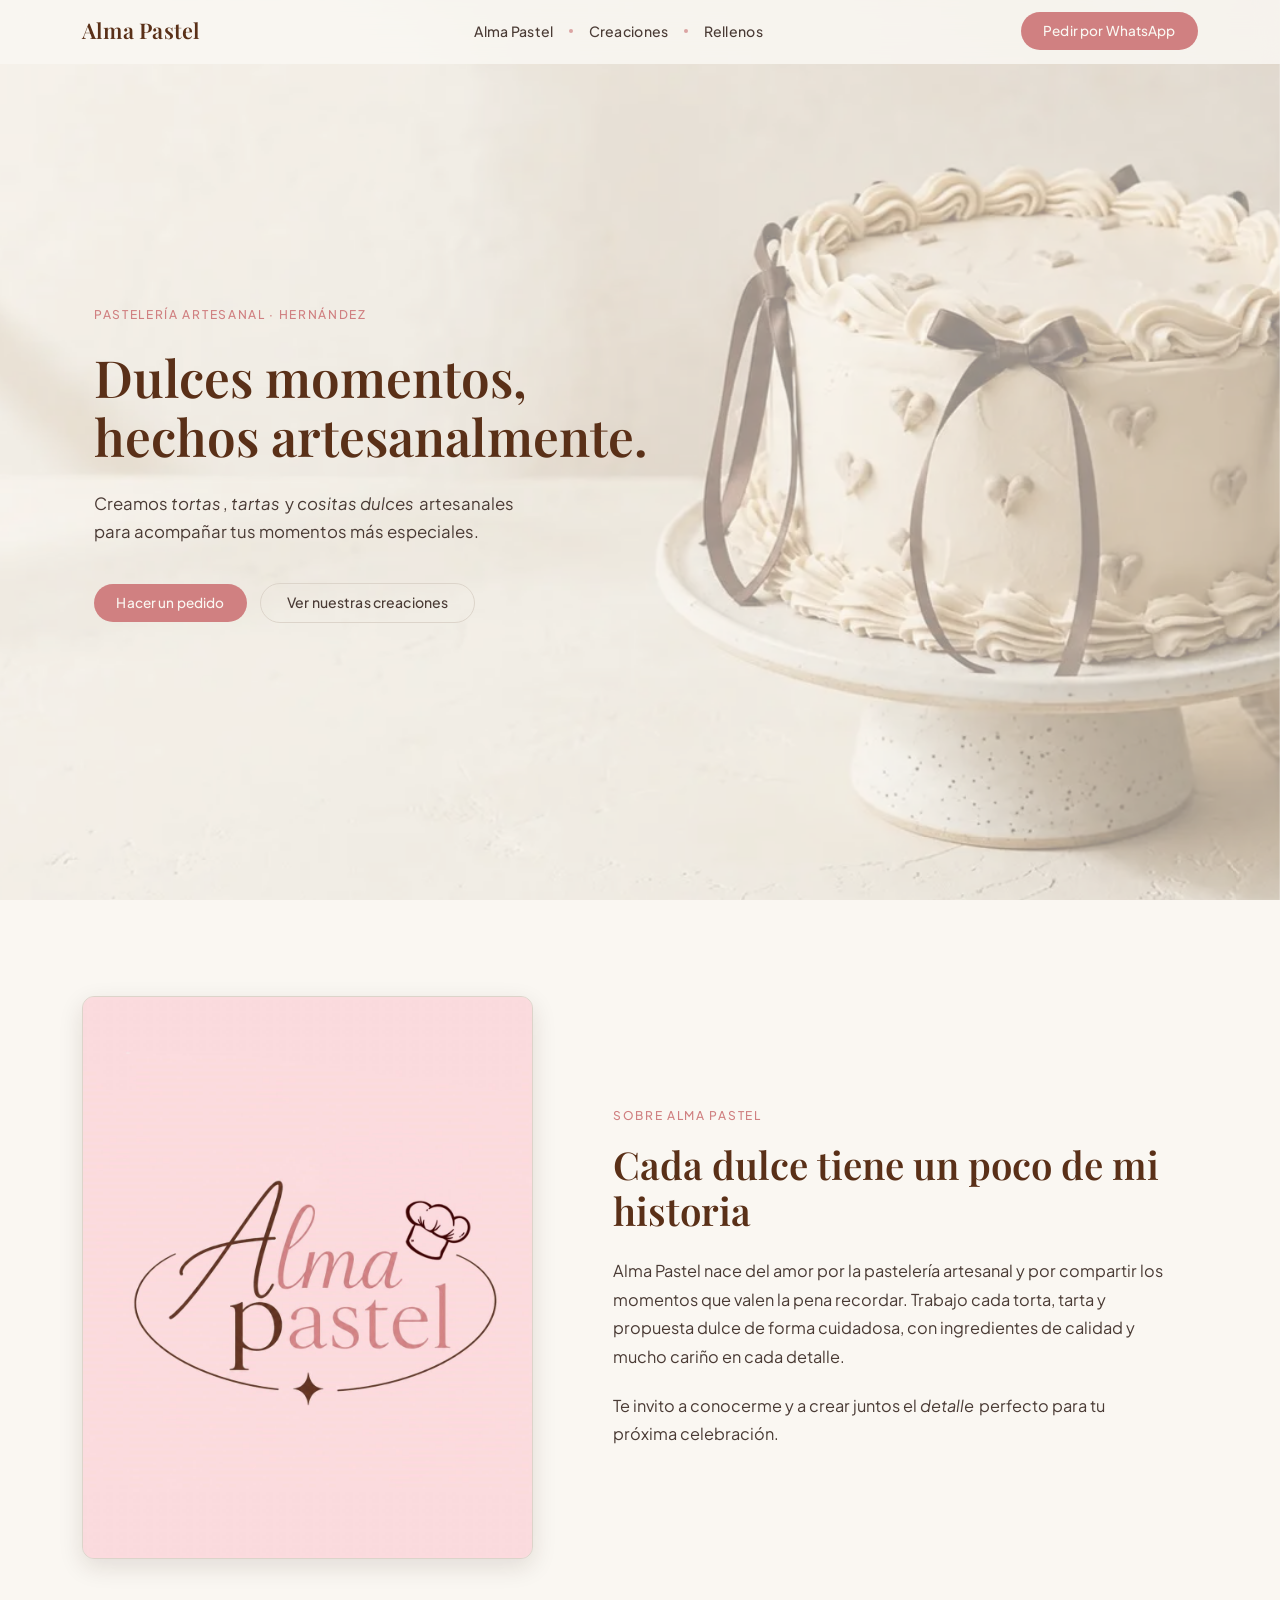
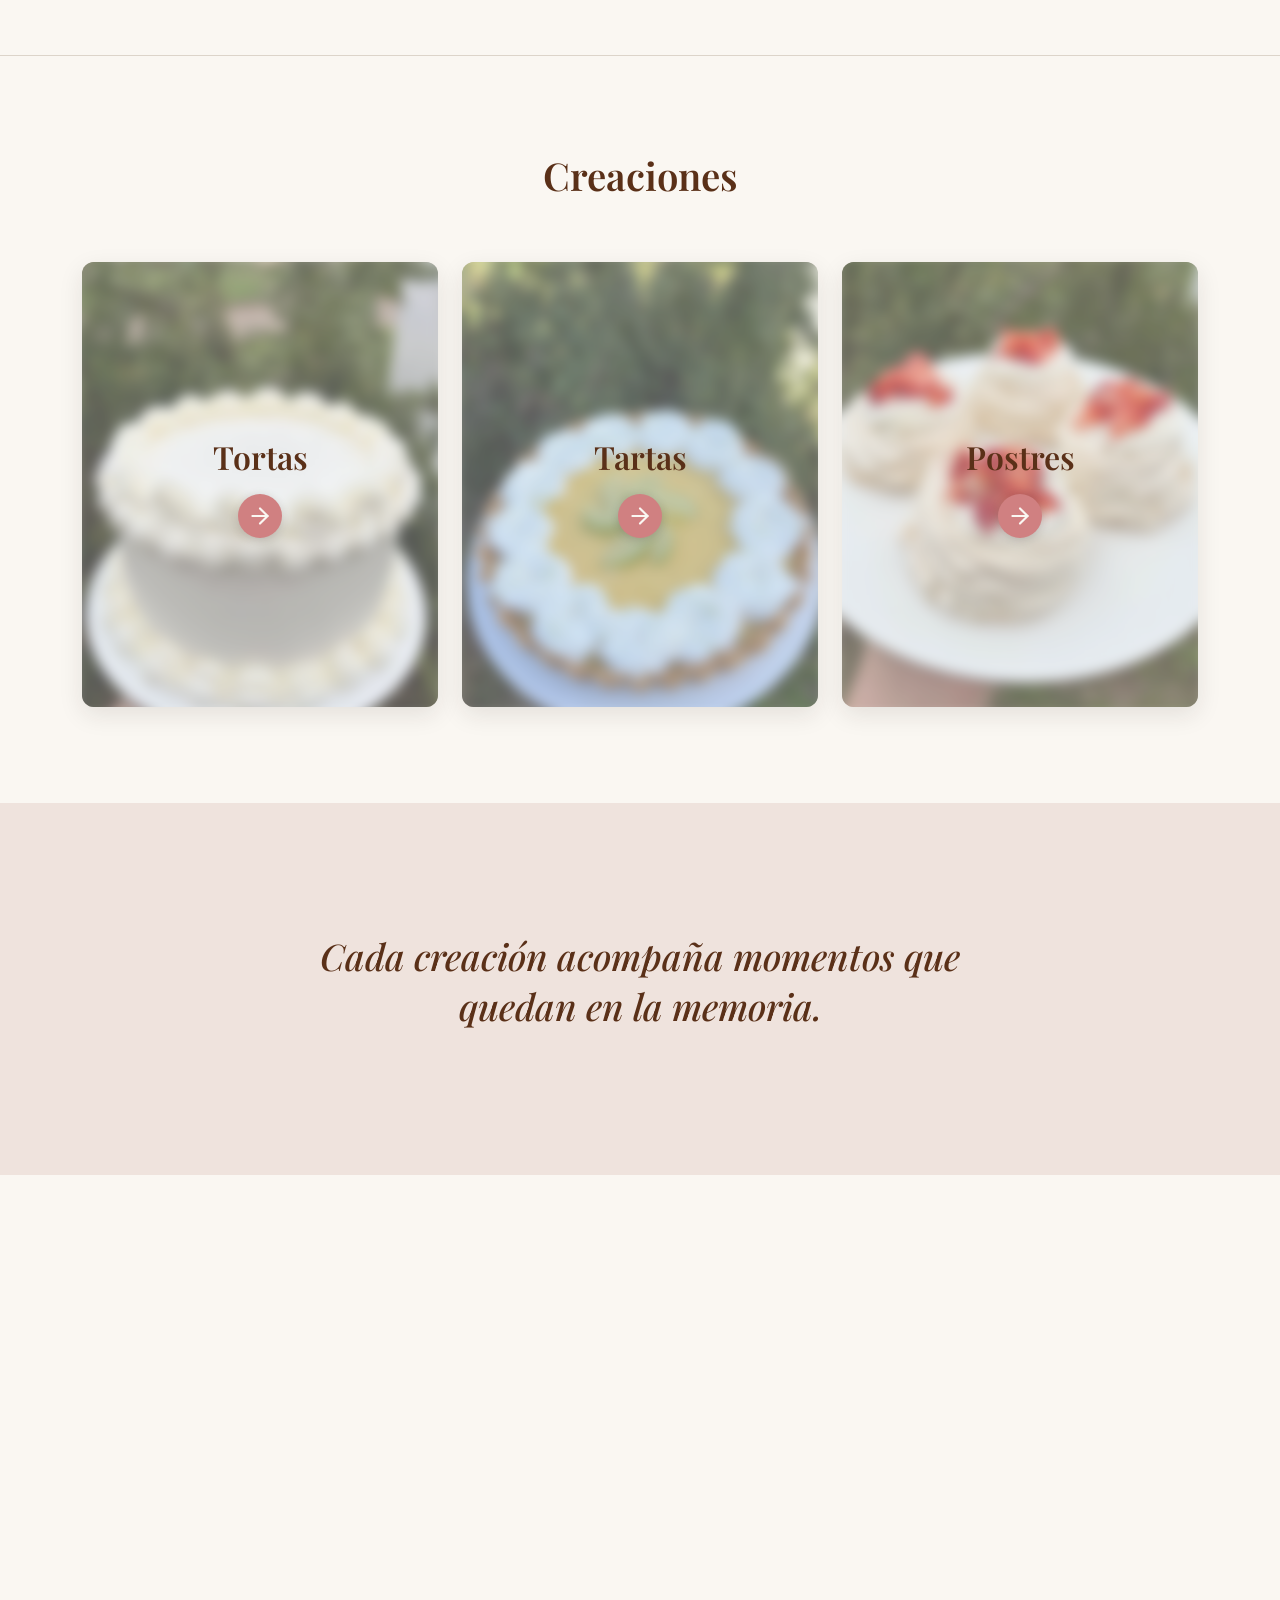
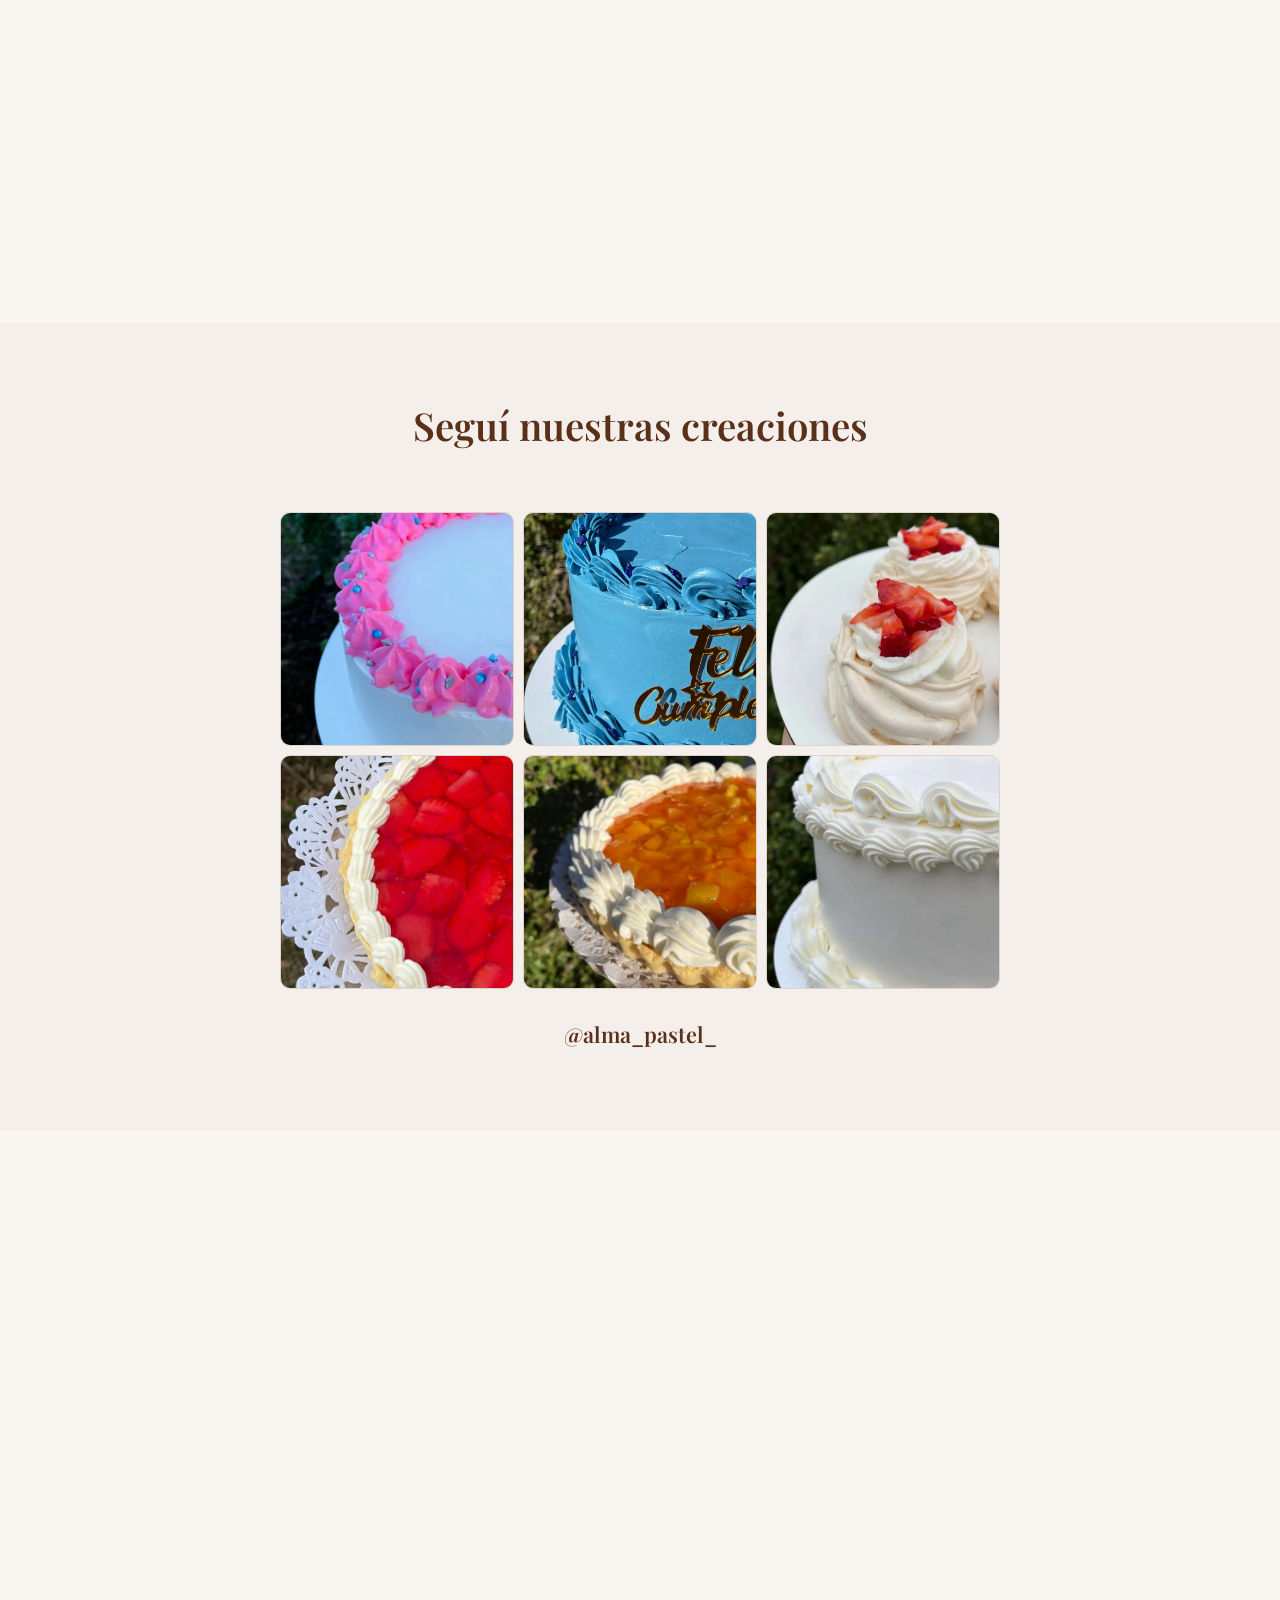
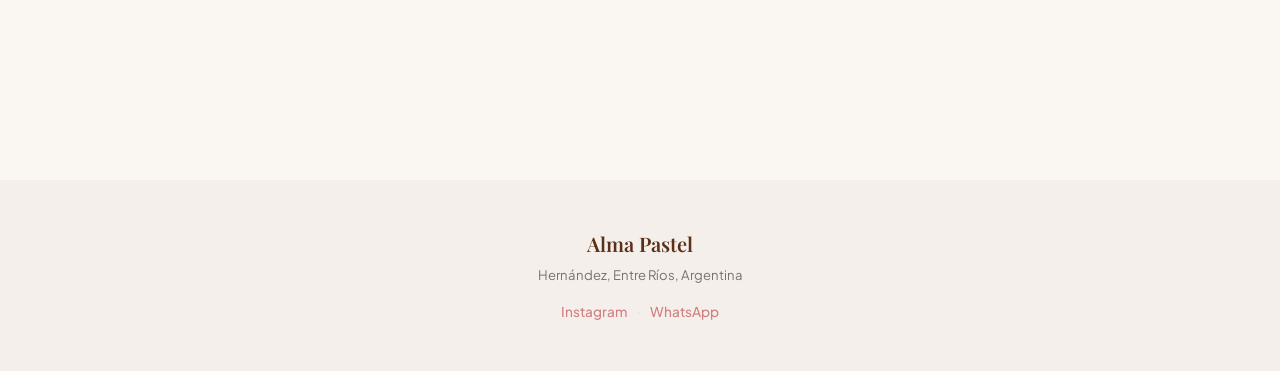
<file: index.html>
<!DOCTYPE html>
<html lang="es">
<head>
    <meta charset="UTF-8">
    <meta name="viewport" content="width=device-width, initial-scale=1.0">
    <meta name="description" content="Alma Pastel — Pastelería artesanal en Hernández, Entre Ríos. Tortas, tartas y dulces hechos con amor.">
    <title>Alma Pastel</title>
    <link rel="icon" type="image/png" href="static/img/generales/favicon.png">
    <meta name="google-site-verification" content="0BKJAhWFKCmRjFCSAokerBA0kCPYWzNLE0JguxMw0iQ" />

    <!-- Google tag (gtag.js) -->
    <script async src="https://www.googletagmanager.com/gtag/js?id=G-V1SF4TSCH2"></script>
    <script>
      window.dataLayer = window.dataLayer || [];
      function gtag(){dataLayer.push(arguments);}
      gtag('js', new Date());

      gtag('config', 'G-V1SF4TSCH2');
    </script>

    <link rel="preconnect" href="https://fonts.googleapis.com">
    <link rel="preconnect" href="https://fonts.gstatic.com" crossorigin>
    <link href="https://fonts.googleapis.com/css2?family=Playfair+Display:ital,wght@0,400;0,600;1,400;1,600&family=Plus+Jakarta+Sans:wght@400;500;600&display=swap" rel="stylesheet">

    <link href="https://cdn.jsdelivr.net/npm/bootstrap@5.3.3/dist/css/bootstrap.min.css" rel="stylesheet">
    <link rel="stylesheet" href="static/css/style.css">
</head>
<body data-page="index">
    <header id="main-header" data-inject="navbar"></header>

    <main>
        <section id="hero">
            <div class="hero-bg" aria-hidden="true">
                <img src="static/img/generales/hero.webp" alt="" class="hero-image d-block w-100 object-fit-cover">
            </div>
            <div class="container">
                <div class="row align-items-center hero-row w-100 m-0">
                    <div class="col-lg-7 hero-content">
                        <p class="hero-eyebrow text-uppercase fw-medium">Pastelería artesanal · Hernández</p>
                        <h1 class="hero-title">Dulces momentos, hechos artesanalmente.</h1>
                        <p class="hero-text">Creamos <i>tortas</i>, <i>tartas</i> y <i>cositas dulces</i> artesanales para acompañar tus momentos más especiales.</p>
                        <div class="hero-cta">
                            <a href="https://wa.me/YOUR_PHONE_NUMBER" class="btn btn-whatsapp rounded-pill"  data-mensaje="Hola! Quiero realizar un pedido personalizado.">Hacer un pedido</a>
                            <a href="#creaciones" class="btn btn-ghost rounded-pill bg-transparent">Ver nuestras creaciones</a>
                        </div>
                    </div>
                </div>
            </div>
        </section>

        <section id="sobre-alma">
            <div class="container">
                <div class="row align-items-center sobre-row">
                    <div class="col-lg-5">
                        <div class="sobre-img-wrapper reveal ">
                            <img src="static/img/generales/sobre-alma.jpg" alt="Alma Pastel — el proceso artesanal de nuestras creaciones" class="sobre-img d-block w-100 object-fit-cover" loading="lazy">
                        </div>
                    </div>
                    <div class="col-lg-7">
                        <div class="sobre-content reveal" data-delay="1">
                            <p class="sobre-eyebrow text-uppercase fw-medium">Sobre Alma Pastel</p>
                            <h2 class="sobre-title">Cada dulce tiene un poco de mi historia</h2>
                            <p class="sobre-text">Alma Pastel nace del amor por la pastelería artesanal y por compartir los momentos que valen la pena recordar. Trabajo cada torta, tarta y propuesta dulce de forma cuidadosa, con ingredientes de calidad y mucho cariño en cada detalle.</p>
                            <p class="sobre-text mb-0">Te invito a conocerme y a crear juntos el <i>detalle</i> perfecto para tu próxima celebración.</p>
                        </div>
                    </div>
                </div>
            </div>
        </section>

        <section id="creaciones">
            <div class="container">
                <div class="section-header reveal text-center">
                    <h2>Creaciones</h2>
                </div>
                <div class="row creaciones-grid">
                    <div class="col-lg-4 col-md-6 reveal">
                        <a href="creaciones/tortas.html" class="categoria-card d-block mx-auto text-decoration-none" aria-label="Ver todas las tortas">
                            <img src="static/img/creaciones/creacion-vintage.webp" alt="" class="categoria-img" loading="lazy">
                            <span class="categoria-overlay" aria-hidden="true"></span>
                            <span class="categoria-content">
                                <span class="categoria-nombre">Tortas</span>
                                <span class="categoria-flecha" aria-hidden="true">
                                    <svg xmlns="http://www.w3.org/2000/svg" width="26" height="26" viewBox="0 0 24 24" fill="none" stroke="currentColor" stroke-width="2" stroke-linecap="round" stroke-linejoin="round"><path d="M5 12h14"/><path d="m12 5 7 7-7 7"/></svg>
                                </span>
                            </span>
                        </a>
                    </div>
                    <div class="col-lg-4 col-md-6 reveal" data-delay="1">
                        <a href="creaciones/tartas.html" class="categoria-card d-block mx-auto text-decoration-none" aria-label="Ver todas las tartas">
                            <img src="static/img/creaciones/creacion-key-lime-pie.webp" alt="" class="categoria-img" loading="lazy">
                            <span class="categoria-overlay" aria-hidden="true"></span>
                            <span class="categoria-content">
                                <span class="categoria-nombre">Tartas</span>
                                <span class="categoria-flecha" aria-hidden="true">
                                    <svg xmlns="http://www.w3.org/2000/svg" width="26" height="26" viewBox="0 0 24 24" fill="none" stroke="currentColor" stroke-width="2" stroke-linecap="round" stroke-linejoin="round"><path d="M5 12h14"/><path d="m12 5 7 7-7 7"/></svg>
                                </span>
                            </span>
                        </a>
                    </div>
                    <div class="col-lg-4 col-md-6 reveal" data-delay="2">
                        <a href="creaciones/postres.html" class="categoria-card d-block mx-auto text-decoration-none" aria-label="Ver todos los postres">
                            <img src="static/img/creaciones/creacion-pavlova-frutilla.webp" alt="" class="categoria-img" loading="lazy">
                            <span class="categoria-overlay" aria-hidden="true"></span>
                            <span class="categoria-content">
                                <span class="categoria-nombre">Postres</span>
                                <span class="categoria-flecha" aria-hidden="true">
                                    <svg xmlns="http://www.w3.org/2000/svg" width="26" height="26" viewBox="0 0 24 24" fill="none" stroke="currentColor" stroke-width="2" stroke-linecap="round" stroke-linejoin="round"><path d="M5 12h14"/><path d="m12 5 7 7-7 7"/></svg>
                                </span>
                            </span>
                        </a>
                    </div>
                </div>
            </div>
        </section>

        <section id="pausa-visual">
            <div class="container">
                <p class="pausa-frase reveal text-center mx-auto fst-italic fw-medium">Cada creación acompaña momentos que quedan en la memoria.</p>
            </div>
        </section>

        <section id="rellenos">
            <div class="container">
                <div class="section-header reveal text-center">
                    <h2>Rellenos</h2>
                </div>

                <div class="row creaciones-grid">
                    <div class="col-lg-4 col-md-6 reveal">
                        <a href="rellenos/dulce-de-leche.html" class="categoria-card d-block mx-auto text-decoration-none" aria-label="Ver rellenos de dulce de leche">
                            <img src="static/img/rellenos/relleno-dulce-leche.webp" alt="" class="categoria-img" loading="lazy">
                            <span class="categoria-overlay" aria-hidden="true"></span>
                            <span class="categoria-content">
                                <span class="categoria-nombre">Dulce de leche</span>
                                <span class="categoria-flecha" aria-hidden="true">
                                    <svg xmlns="http://www.w3.org/2000/svg" width="26" height="26" viewBox="0 0 24 24" fill="none" stroke="currentColor" stroke-width="2" stroke-linecap="round" stroke-linejoin="round"><path d="M5 12h14"/><path d="m12 5 7 7-7 7"/></svg>
                                </span>
                            </span>
                        </a>
                    </div>
                    <div class="col-lg-4 col-md-6 reveal" data-delay="1">
                        <a href="rellenos/mousses.html" class="categoria-card d-block mx-auto text-decoration-none" aria-label="Ver rellenos mousses">
                            <img src="static/img/rellenos/relleno-mousse-dulce-leche.webp" alt="" class="categoria-img" loading="lazy">
                            <span class="categoria-overlay" aria-hidden="true"></span>
                            <span class="categoria-content">
                                <span class="categoria-nombre">Mousses</span>
                                <span class="categoria-flecha" aria-hidden="true">
                                    <svg xmlns="http://www.w3.org/2000/svg" width="26" height="26" viewBox="0 0 24 24" fill="none" stroke="currentColor" stroke-width="2" stroke-linecap="round" stroke-linejoin="round"><path d="M5 12h14"/><path d="m12 5 7 7-7 7"/></svg>
                                </span>
                            </span>
                        </a>
                    </div>
                    <div class="col-lg-4 col-md-6 reveal" data-delay="2">
                        <a href="rellenos/cremas.html" class="categoria-card d-block mx-auto text-decoration-none" aria-label="Ver rellenos de crema">
                            <img src="static/img/rellenos/relleno-crema-frutilla.webp" alt="" class="categoria-img" loading="lazy">
                            <span class="categoria-overlay" aria-hidden="true"></span>
                            <span class="categoria-content">
                                <span class="categoria-nombre">Cremas</span>
                                <span class="categoria-flecha" aria-hidden="true">
                                    <svg xmlns="http://www.w3.org/2000/svg" width="26" height="26" viewBox="0 0 24 24" fill="none" stroke="currentColor" stroke-width="2" stroke-linecap="round" stroke-linejoin="round"><path d="M5 12h14"/><path d="m12 5 7 7-7 7"/></svg>
                                </span>
                            </span>
                        </a>
                    </div>
                </div>
            </div>
        </section>

        <section id="instagram">
            <div class="container">
                <div class="section-header reveal text-center">
                    <h2>Seguí nuestras creaciones</h2>
                </div>
                <a class="instagram-link reveal d-block text-center mx-auto text-decoration-none" href="https://instagram.com/alma_pastel_" target="_blank" rel="noopener noreferrer" aria-label="Seguinos en Instagram">
                    <div class="instagram-grid">
                        <div class="ig-tile"><img src="static/img/generales/grilla-torta-rosa.webp" alt="Creación de Alma Pastel" class="d-block w-100 h-100 object-fit-cover" loading="lazy"></div>
                        <div class="ig-tile"><img src="static/img/generales/grilla-torta-azul.webp" alt="Creación de Alma Pastel" class="d-block w-100 h-100 object-fit-cover" loading="lazy"></div>
                        <div class="ig-tile"><img src="static/img/generales/grilla-pavlovas.webp" alt="Creación de Alma Pastel" class="d-block w-100 h-100 object-fit-cover" loading="lazy"></div>
                        <div class="ig-tile"><img src="static/img/generales/grilla-tarta-frutilla.webp" alt="Creación de Alma Pastel" class="d-block w-100 h-100 object-fit-cover" loading="lazy"></div>
                        <div class="ig-tile"><img src="static/img/generales/grilla-tarta-durazno.webp" alt="Creación de Alma Pastel" class="d-block w-100 h-100 object-fit-cover" loading="lazy"></div>
                        <div class="ig-tile"><img src="static/img/generales/grilla-torta-vintage.webp" alt="Creación de Alma Pastel" class="d-block w-100 h-100 object-fit-cover" loading="lazy"></div>
                    </div>
                    <span class="instagram-handle text-decoration-none">@alma_pastel_</span>
                </a>
            </div>
        </section>

        <section id="cta-final">
            <div class="container">
                <div class="cta-final-content reveal text-center mx-auto">
                    <h2>¿Tenés algo en mente?</h2>
                    <p class="cta-final-text">Contanos qué tenés en mente y consultanos por tu pedido.</p>
                    <a href="https://wa.me/YOUR_PHONE_NUMBER" class="btn btn-whatsapp rounded-pill btn-cta-final" data-mensaje="Hola! Quiero realizar un pedido personalizado.">Pedir por WhatsApp</a>
                </div>
            </div>
        </section>

        <section id="como-pedir">
            <div class="container">
                <div class="row como-pedir-grid">
                    <div class="col-md-4">
                        <article class="paso reveal d-flex flex-column justify-content-center h-100 text-center py-2 px-0 px-sm-3">
                            <span class="paso-icono d-inline-flex align-items-center justify-content-center" aria-hidden="true">
                                <svg xmlns="http://www.w3.org/2000/svg" width="28" height="28" viewBox="0 0 24 24" fill="none" stroke="currentColor" stroke-width="1.5" stroke-linecap="round" stroke-linejoin="round"><path d="M8 2v4M16 2v4M3 10h18M5 4h14a2 2 0 0 1 2 2v14a2 2 0 0 1-2 2H5a2 2 0 0 1-2-2V6a2 2 0 0 1 2-2z"/></svg>
                            </span>
                            <h3 class="paso-title">Anticipación</h3>
                            <p class="paso-text mx-auto">Pedidos con al menos 24 hs de anticipación. Consultá disponibilidad y reservá tu fecha.</p>
                        </article>
                    </div>
                    <div class="col-md-4">
                        <article class="paso reveal d-flex flex-column justify-content-center h-100 text-center py-2 px-0 px-sm-3" data-delay="1">
                            <span class="paso-icono d-inline-flex align-items-center justify-content-center" aria-hidden="true">
                                <svg xmlns="http://www.w3.org/2000/svg" width="28" height="28" viewBox="0 0 24 24" fill="none" stroke="currentColor" stroke-width="1.5" stroke-linecap="round" stroke-linejoin="round"><path d="M20.59 13.41l-7.17 7.17a2 2 0 0 1-2.83 0L2 12V2h10l8.59 8.59a2 2 0 0 1 0 2.82z"/><line x1="7" y1="7" x2="7.01" y2="7"/></svg>
                            </span>
                            <h3 class="paso-title">Presupuesto</h3>
                            <p class="paso-text mx-auto">El precio depende del tamaño, rellenos y decoración. Consultá por tu torta personalizada.</p>
                        </article>
                    </div>
                    <div class="col-md-4">
                        <article class="paso reveal d-flex flex-column justify-content-center h-100 text-center py-2 px-0 px-sm-3" data-delay="2">
                            <span class="paso-icono d-inline-flex align-items-center justify-content-center" aria-hidden="true">
                                <svg xmlns="http://www.w3.org/2000/svg" width="28" height="28" viewBox="0 0 24 24" fill="none" stroke="currentColor" stroke-width="1.5" stroke-linecap="round" stroke-linejoin="round"><path d="M21 15a2 2 0 0 1-2 2H7l-4 4V5a2 2 0 0 1 2-2h14a2 2 0 0 1 2 2z"/></svg>
                            </span>
                            <h3 class="paso-title">Consultanos</h3>
                            <p class="paso-text mx-auto">Contanos qué tenés en mente y consultanos por disponibilidad.</p>
                        </article>
                    </div>
                </div>
            </div>
        </section>
    </main>

    <footer data-inject="footer" class="site-footer py-5"></footer>

    <div data-inject="flotantes"></div>

    <script src="static/js/components.js"></script>
    <script src="https://cdn.jsdelivr.net/npm/bootstrap@5.3.3/dist/js/bootstrap.bundle.min.js"></script>
    <script src="static/js/script.js"></script>
</body>
</html>
</file>
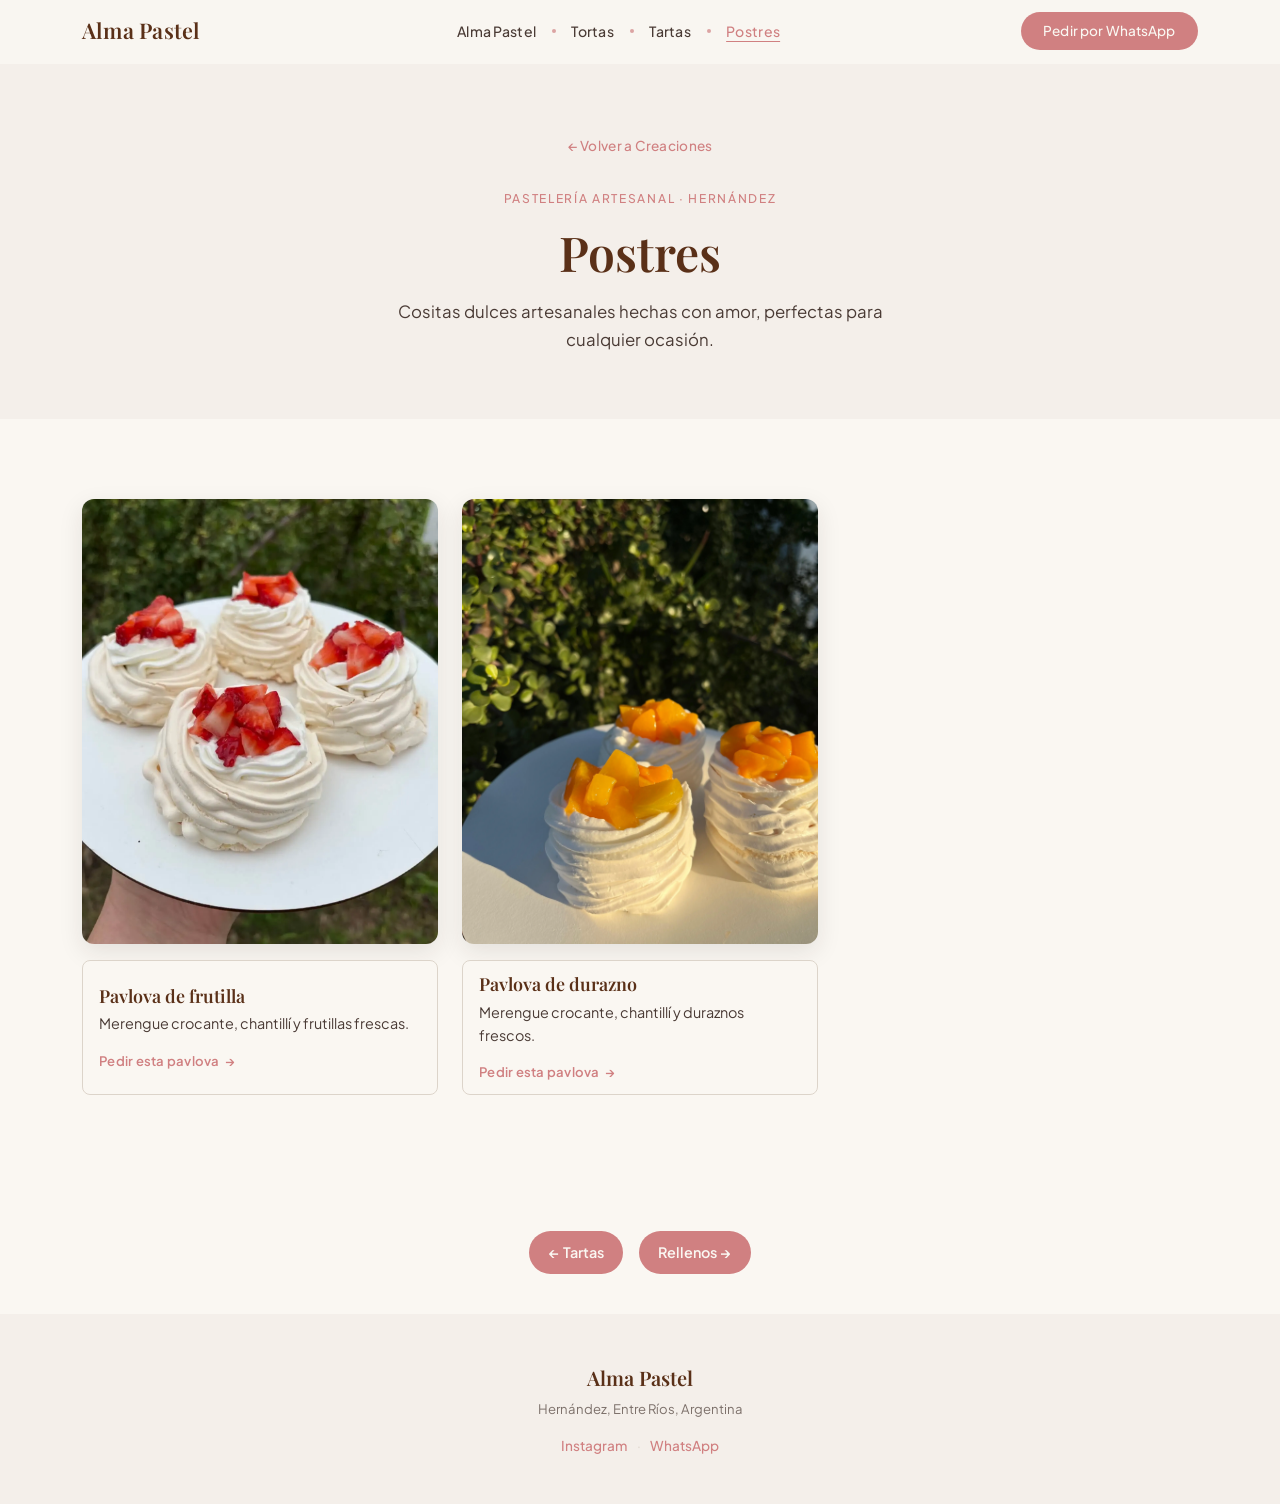
<file: postres.html>
<!DOCTYPE html>
<html lang="es">
<head>
    <meta charset="UTF-8">
    <meta name="viewport" content="width=device-width, initial-scale=1.0">
    <meta name="description" content="Postres artesanales de Alma Pastel en Hernández, Entre Ríos. Pavlovas y dulces hechos con amor. Pedilos por WhatsApp.">
    <title>Postres · Alma Pastel</title>
    <link rel="icon" type="image/png" href="static/img/favicon.png">

    <!-- Google tag (gtag.js) -->
    <script async src="https://www.googletagmanager.com/gtag/js?id=G-V1SF4TSCH2"></script>
    <script>
      window.dataLayer = window.dataLayer || [];
      function gtag(){dataLayer.push(arguments);}
      gtag('js', new Date());

      gtag('config', 'G-V1SF4TSCH2');
    </script>

    <link rel="preconnect" href="https://fonts.googleapis.com">
    <link rel="preconnect" href="https://fonts.gstatic.com" crossorigin>
    <link href="https://fonts.googleapis.com/css2?family=Playfair+Display:ital,wght@0,400;0,600;1,400;1,600&family=Plus+Jakarta+Sans:wght@400;500;600&display=swap" rel="stylesheet">

    <link href="https://cdn.jsdelivr.net/npm/bootstrap@5.3.3/dist/css/bootstrap.min.css" rel="stylesheet">
    <link rel="stylesheet" href="static/css/style.css">
</head>
<body data-page="postres">
    <header id="main-header" data-inject="navbar"></header>

    <main>
        <section class="page-header">
            <div class="container">
                <a href="index.html#creaciones" class="breadcrumb-link d-inline-block">← Volver a Creaciones</a>
                <p class="page-eyebrow text-uppercase fw-medium">Pastelería artesanal · Hernández</p>
                <h1 class="page-title">Postres</h1>
                <p class="page-sub">Cositas dulces artesanales hechas con amor, perfectas para cualquier ocasión.</p>
            </div>
        </section>

        <section id="productos" class="productos-section">
            <div class="container">
                <div class="row creaciones-grid">
                    <div class="col-lg-4 col-md-6 reveal">
                        <article class="creacion-card mx-auto overflow-hidden">
                            <div class="creacion-media creacion-media--standard">
                                <img src="static/img/creacion-pavlova-frutilla.webp" alt="Pavlova de frutilla de Alma Pastel" class="d-block w-100 h-100 object-fit-cover" loading="lazy">
                            </div>
                        </article>
                        <div class="creacion-caption d-flex flex-column justify-content-center">
                            <h3 class="creacion-name fw-semibold">Pavlova de frutilla</h3>
                            <p class="creacion-desc">Merengue crocante, chantillí y frutillas frescas.</p>
                            <a href="https://wa.me/YOUR_PHONE_NUMBER" class="creacion-cta align-self-start" data-mensaje="Hola! Quiero consultar por la pavlova de frutilla.">Pedir esta pavlova</a>
                        </div>
                    </div>
                    <div class="col-lg-4 col-md-6 reveal" data-delay="1">
                        <article class="creacion-card mx-auto overflow-hidden">
                            <div class="creacion-media creacion-media--standard">
                                <img src="static/img/creacion-pavlova-durazno.webp" alt="Pavlova de durazno de Alma Pastel" class="d-block w-100 h-100 object-fit-cover" loading="lazy">
                            </div>
                        </article>
                        <div class="creacion-caption d-flex flex-column justify-content-center">
                            <h3 class="creacion-name fw-semibold">Pavlova de durazno</h3>
                            <p class="creacion-desc">Merengue crocante, chantillí y duraznos frescos.</p>
                            <a href="https://wa.me/YOUR_PHONE_NUMBER" class="creacion-cta align-self-start" data-mensaje="Hola! Quiero consultar por la pavlova de durazno.">Pedir esta pavlova</a>
                        </div>
                    </div>
                </div>
            </div>
        </section>
    </main>

    <div data-inject="catnav"></div>

    <footer data-inject="footer" class="site-footer py-5"></footer>

    <div data-inject="flotantes"></div>

    <script src="static/js/components.js"></script>
    <script src="https://cdn.jsdelivr.net/npm/bootstrap@5.3.3/dist/js/bootstrap.bundle.min.js"></script>
    <script src="static/js/script.js"></script>
</body>
</html>
</file>
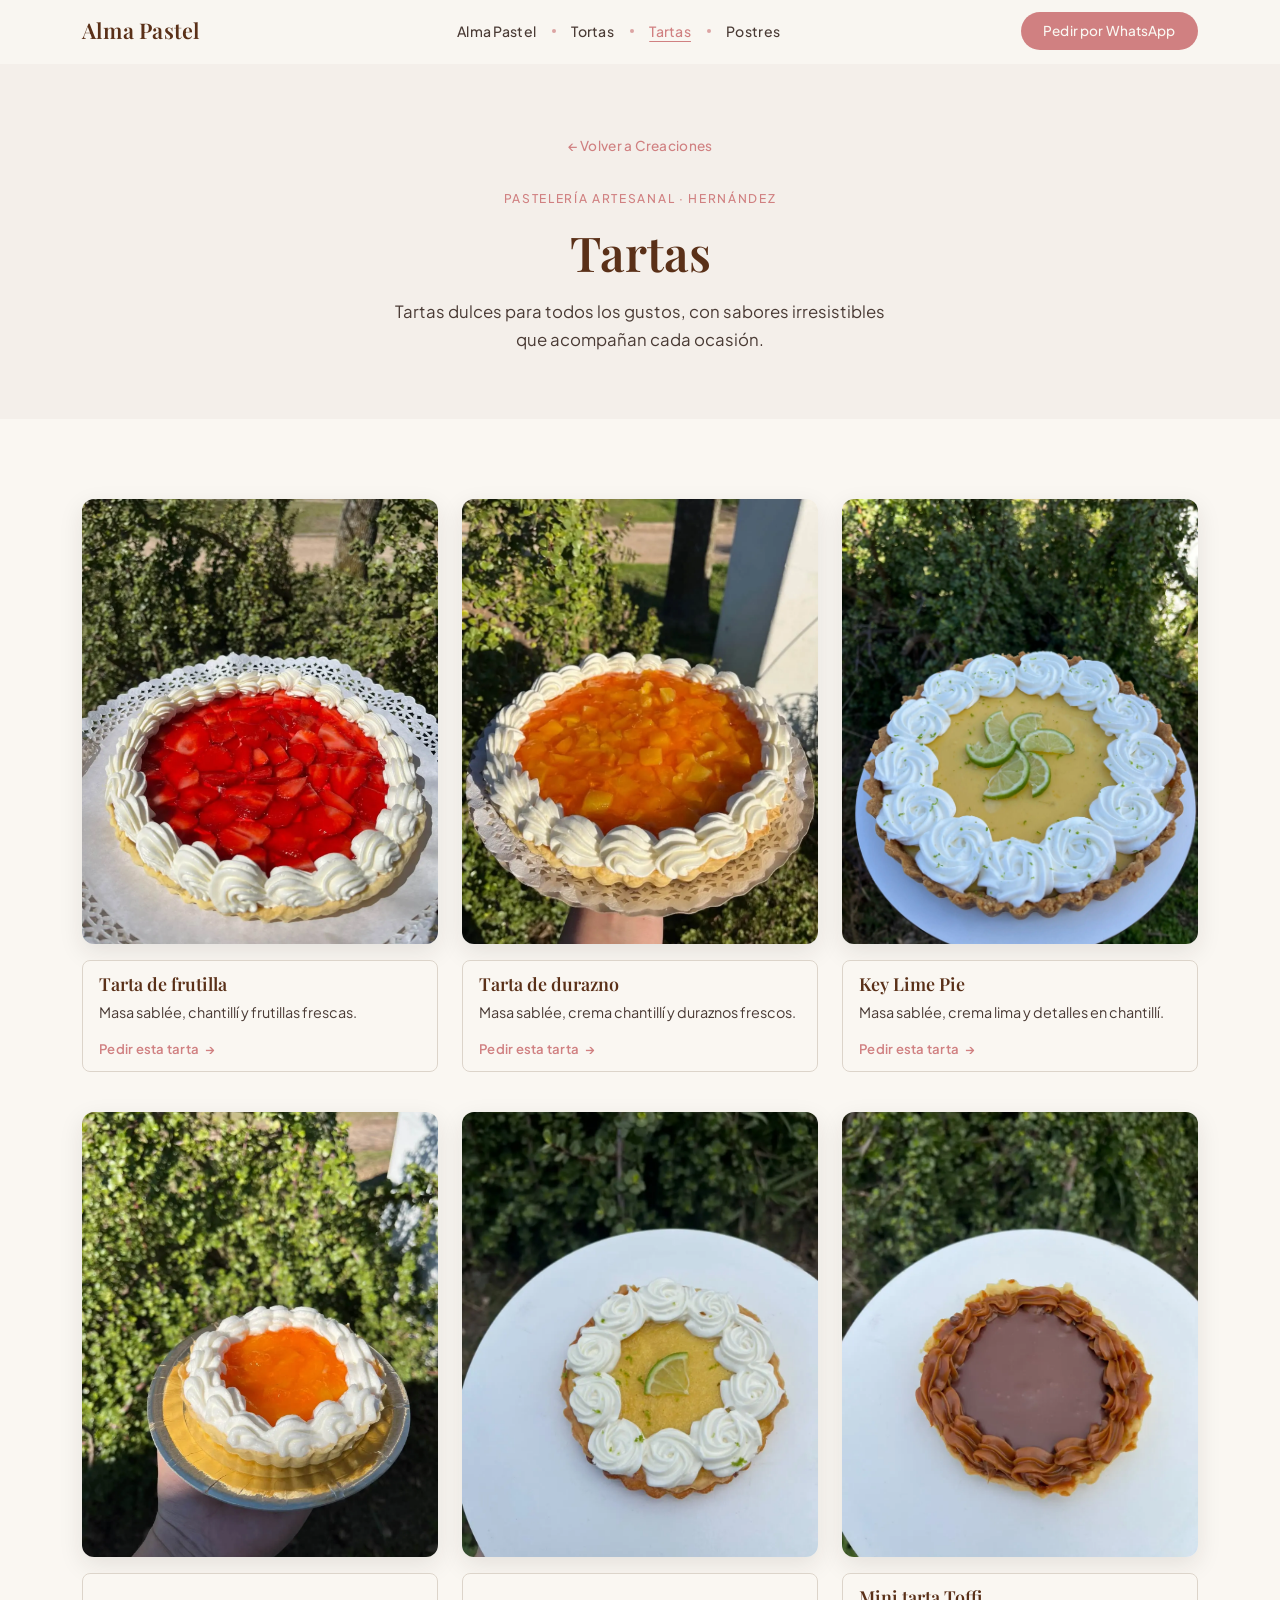
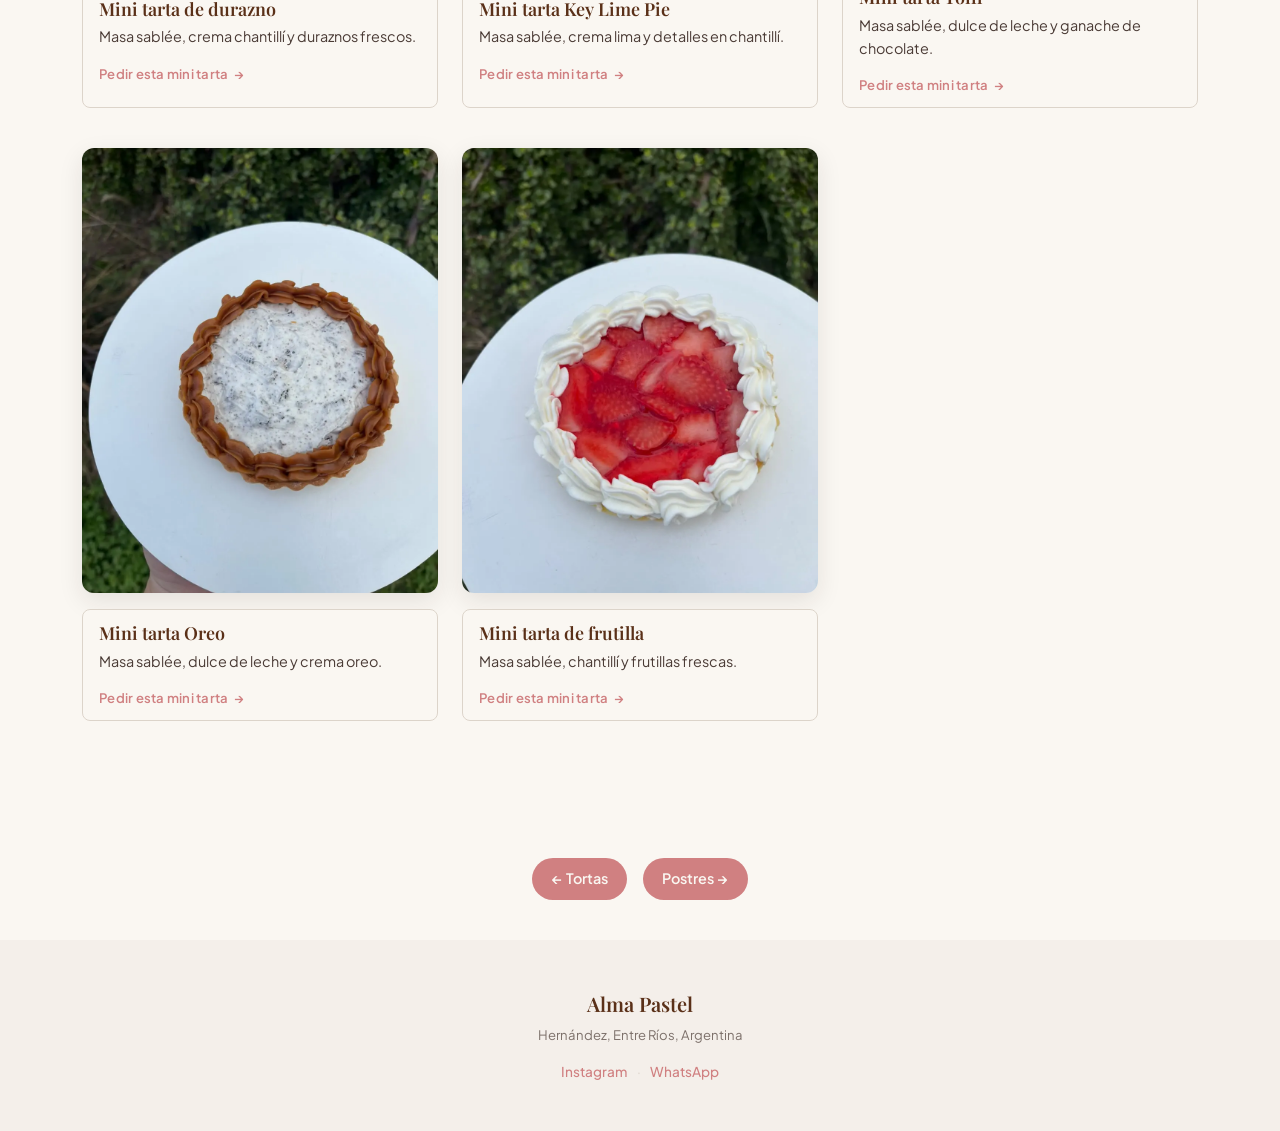
<file: tartas.html>
<!DOCTYPE html>
<html lang="es">
<head>
    <meta charset="UTF-8">
    <meta name="viewport" content="width=device-width, initial-scale=1.0">
    <meta name="description" content="Tartas artesanales de Alma Pastel en Hernández, Entre Ríos. Con masa sablée y frutas frescas. Pedí la tuya por WhatsApp.">
    <title>Tartas · Alma Pastel</title>
    <link rel="icon" type="image/png" href="static/img/favicon.png">

    <!-- Google tag (gtag.js) -->
    <script async src="https://www.googletagmanager.com/gtag/js?id=G-V1SF4TSCH2"></script>
    <script>
      window.dataLayer = window.dataLayer || [];
      function gtag(){dataLayer.push(arguments);}
      gtag('js', new Date());

      gtag('config', 'G-V1SF4TSCH2');
    </script>

    <link rel="preconnect" href="https://fonts.googleapis.com">
    <link rel="preconnect" href="https://fonts.gstatic.com" crossorigin>
    <link href="https://fonts.googleapis.com/css2?family=Playfair+Display:ital,wght@0,400;0,600;1,400;1,600&family=Plus+Jakarta+Sans:wght@400;500;600&display=swap" rel="stylesheet">

    <link href="https://cdn.jsdelivr.net/npm/bootstrap@5.3.3/dist/css/bootstrap.min.css" rel="stylesheet">
    <link rel="stylesheet" href="static/css/style.css">
</head>
<body data-page="tartas">
    <header id="main-header" data-inject="navbar"></header>

    <main>
        <section class="page-header">
            <div class="container">
                <a href="index.html#creaciones" class="breadcrumb-link d-inline-block">← Volver a Creaciones</a>
                <p class="page-eyebrow text-uppercase fw-medium">Pastelería artesanal · Hernández</p>
                <h1 class="page-title">Tartas</h1>
                <p class="page-sub">Tartas dulces para todos los gustos, con sabores irresistibles que acompañan cada ocasión.</p>
            </div>
        </section>

        <section id="productos" class="productos-section">
            <div class="container">
                <div class="row creaciones-grid">
                    <div class="col-lg-4 col-md-6 reveal">
                        <article class="creacion-card mx-auto overflow-hidden">
                            <div class="creacion-media creacion-media--standard">
                                <img src="static/img/creacion-tarta-frutilla.webp" alt="Tarta de frutilla de Alma Pastel con frutillas frescas" class="d-block w-100 h-100 object-fit-cover" loading="lazy">
                            </div>
                        </article>
                        <div class="creacion-caption d-flex flex-column justify-content-center">
                            <h3 class="creacion-name fw-semibold">Tarta de frutilla</h3>
                            <p class="creacion-desc">Masa sablée, chantillí y frutillas frescas.</p>
                            <a href="https://wa.me/YOUR_PHONE_NUMBER" class="creacion-cta align-self-start" data-mensaje="Hola! Quiero consultar por la Tarta de Frutilla.">Pedir esta tarta</a>
                        </div>
                    </div>
                    <div class="col-lg-4 col-md-6 reveal" data-delay="1">
                        <article class="creacion-card mx-auto overflow-hidden">
                            <div class="creacion-media creacion-media--standard">
                                <img src="static/img/creacion-tarta-durazno.webp" alt="Tarta de durazno de Alma Pastel con duraznos frescos" class="d-block w-100 h-100 object-fit-cover" loading="lazy">
                            </div>
                        </article>
                        <div class="creacion-caption d-flex flex-column justify-content-center">
                            <h3 class="creacion-name fw-semibold">Tarta de durazno</h3>
                            <p class="creacion-desc">Masa sablée, crema chantillí y duraznos frescos.</p>
                            <a href="https://wa.me/YOUR_PHONE_NUMBER" class="creacion-cta align-self-start" data-mensaje="Hola! Quiero consultar por la Tarta de Durazno.">Pedir esta tarta</a>
                        </div>
                    </div>
                    <div class="col-lg-4 col-md-6 reveal" data-delay="2">
                        <article class="creacion-card mx-auto overflow-hidden">
                            <div class="creacion-media creacion-media--standard">
                                <img src="static/img/creacion-key-lime-pie.webp" alt="Tarta key lime de Alma Pastel" class="d-block w-100 h-100 object-fit-cover" loading="lazy">
                            </div>
                        </article>
                        <div class="creacion-caption d-flex flex-column justify-content-center">
                            <h3 class="creacion-name fw-semibold">Key Lime Pie</h3>
                            <p class="creacion-desc">Masa sablée, crema lima y detalles en chantillí.</p>
                            <a href="https://wa.me/YOUR_PHONE_NUMBER" class="creacion-cta align-self-start" data-mensaje="Hola! Quiero consultar por la tarta de Key Lime.">Pedir esta tarta</a>
                        </div>
                    </div>
                    <div class="col-lg-4 col-md-6 reveal">
                        <article class="creacion-card mx-auto overflow-hidden">
                            <div class="creacion-media creacion-media--standard">
                                <img src="static/img/creacion-mini-tarta-durazno.webp" alt="Mini tarta de durazno de Alma Pastel" class="d-block w-100 h-100 object-fit-cover" loading="lazy">
                            </div>
                        </article>
                        <div class="creacion-caption d-flex flex-column justify-content-center">
                            <h3 class="creacion-name fw-semibold">Mini tarta de durazno</h3>
                            <p class="creacion-desc">Masa sablée, crema chantillí y duraznos frescos.</p>
                            <a href="https://wa.me/YOUR_PHONE_NUMBER" class="creacion-cta align-self-start" data-mensaje="Hola! Quiero consultar por la mini tarta de durazno.">Pedir esta mini tarta</a>
                        </div>
                    </div>
                    <div class="col-lg-4 col-md-6 reveal" data-delay="1">
                        <article class="creacion-card mx-auto overflow-hidden">
                            <div class="creacion-media creacion-media--standard">
                                <img src="static/img/creacion-mini-tarta-key-lime-pie.webp" alt="Mini tarta de key lime de Alma Pastel" class="d-block w-100 h-100 object-fit-cover" loading="lazy">
                            </div>
                        </article>
                        <div class="creacion-caption d-flex flex-column justify-content-center">
                            <h3 class="creacion-name fw-semibold">Mini tarta Key Lime Pie</h3>
                            <p class="creacion-desc">Masa sablée, crema lima y detalles en chantillí.</p>
                            <a href="https://wa.me/YOUR_PHONE_NUMBER" class="creacion-cta align-self-start" data-mensaje="Hola! Quiero consultar por la mini tarta de key lime.">Pedir esta mini tarta</a>
                        </div>
                    </div>
                    <div class="col-lg-4 col-md-6 reveal" data-delay="2">
                        <article class="creacion-card mx-auto overflow-hidden">
                            <div class="creacion-media creacion-media--standard">
                                <img src="static/img/creacion-mini-tarta-toffi.webp" alt="Mini tarta Toffi de Alma Pastel" class="d-block w-100 h-100 object-fit-cover" loading="lazy">
                            </div>
                        </article>
                        <div class="creacion-caption d-flex flex-column justify-content-center">
                            <h3 class="creacion-name fw-semibold">Mini tarta Toffi</h3>
                            <p class="creacion-desc">Masa sablée, dulce de leche y ganache de chocolate.</p>
                            <a href="https://wa.me/YOUR_PHONE_NUMBER" class="creacion-cta align-self-start" data-mensaje="Hola! Quiero consultar por la mini tarta Toffi.">Pedir esta mini tarta</a>
                        </div>
                    </div>
                    <div class="col-lg-4 col-md-6 reveal">
                        <article class="creacion-card mx-auto overflow-hidden">
                            <div class="creacion-media creacion-media--standard">
                                <img src="static/img/creacion-mini-tarta-oreo.webp" alt="Mini tarta Oreo de Alma Pastel" class="d-block w-100 h-100 object-fit-cover" loading="lazy">
                            </div>
                        </article>
                        <div class="creacion-caption d-flex flex-column justify-content-center">
                            <h3 class="creacion-name fw-semibold">Mini tarta Oreo</h3>
                            <p class="creacion-desc">Masa sablée, dulce de leche y crema oreo.</p>
                            <a href="https://wa.me/YOUR_PHONE_NUMBER" class="creacion-cta align-self-start" data-mensaje="Hola! Quiero consultar por la mini tarta de Oreo.">Pedir esta mini tarta</a>
                        </div>
                    </div>
                    <div class="col-lg-4 col-md-6 reveal" data-delay="1">
                        <article class="creacion-card mx-auto overflow-hidden">
                            <div class="creacion-media creacion-media--standard">
                                <img src="static/img/creacion-mini-tarta-frutilla.webp" alt="Mini tarta de frutilla de Alma Pastel" class="d-block w-100 h-100 object-fit-cover" loading="lazy">
                            </div>
                        </article>
                        <div class="creacion-caption d-flex flex-column justify-content-center">
                            <h3 class="creacion-name fw-semibold">Mini tarta de frutilla</h3>
                            <p class="creacion-desc">Masa sablée, chantillí y frutillas frescas.</p>
                            <a href="https://wa.me/YOUR_PHONE_NUMBER" class="creacion-cta align-self-start" data-mensaje="Hola! Quiero consultar por la mini tarta de frutilla.">Pedir esta mini tarta</a>
                        </div>
                    </div>
                </div>
            </div>
        </section>
    </main>

    <div data-inject="catnav"></div>

    <footer data-inject="footer" class="site-footer py-5"></footer>

    <div data-inject="flotantes"></div>

    <script src="static/js/components.js"></script>
    <script src="https://cdn.jsdelivr.net/npm/bootstrap@5.3.3/dist/js/bootstrap.bundle.min.js"></script>
    <script src="static/js/script.js"></script>
</body>
</html>
</file>
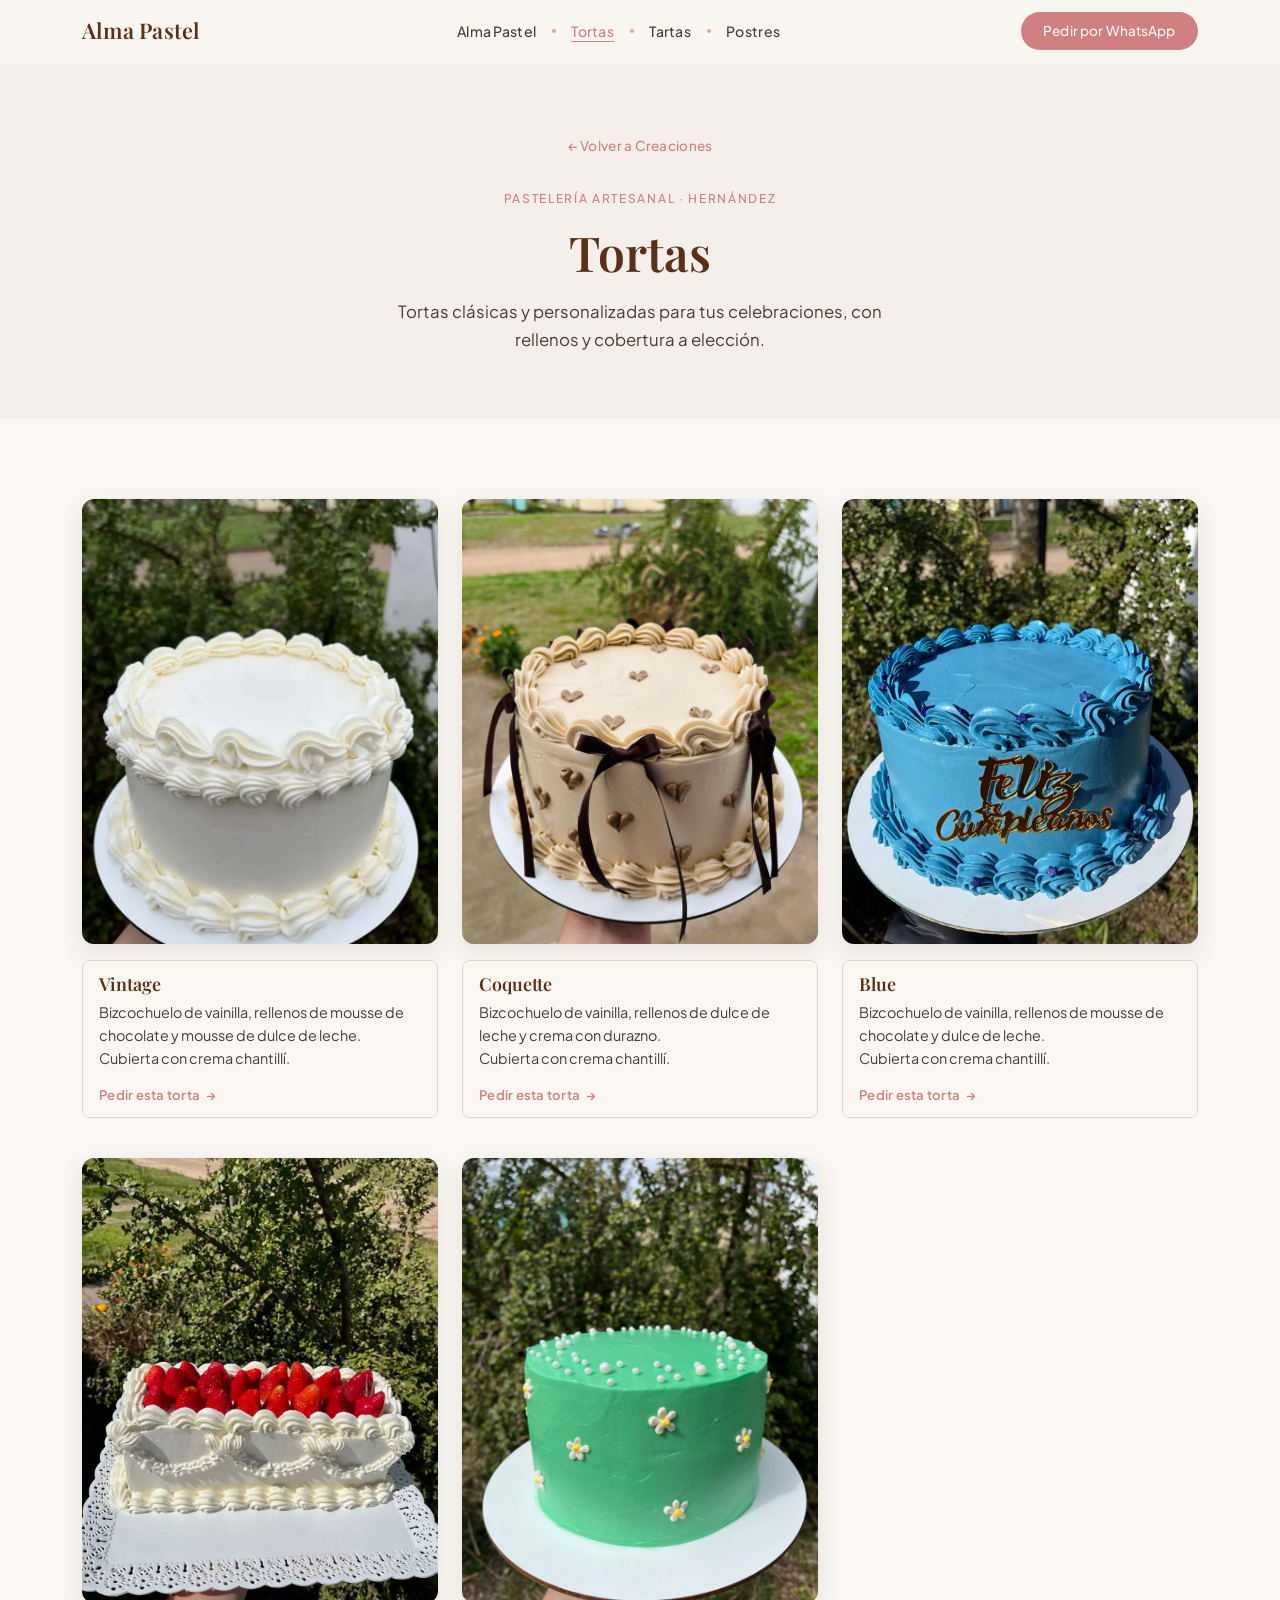
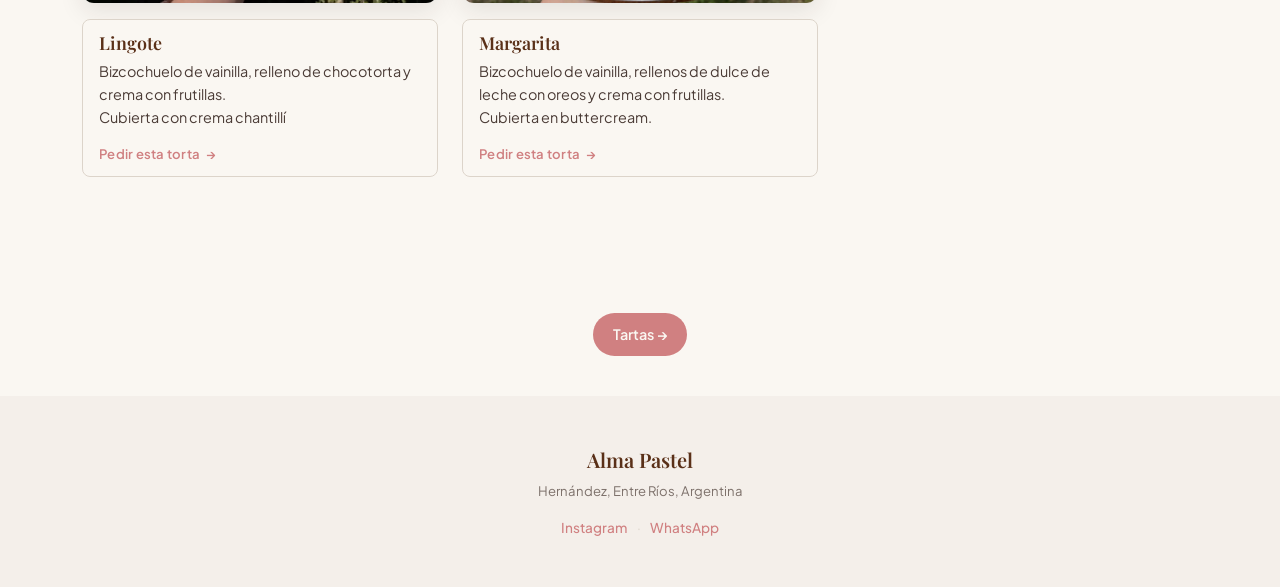
<file: tortas.html>
<!DOCTYPE html>
<html lang="es">
<head>
    <meta charset="UTF-8">
    <meta name="viewport" content="width=device-width, initial-scale=1.0">
    <meta name="description" content="Tortas artesanales de Alma Pastel en Hernández, Entre Ríos. Clásicas y personalizadas, con rellenos y cobertura a elección. Pedí la tuya por WhatsApp.">
    <title>Tortas · Alma Pastel</title>
    <link rel="icon" type="image/png" href="static/img/favicon.png">

    <!-- Google tag (gtag.js) -->
    <script async src="https://www.googletagmanager.com/gtag/js?id=G-V1SF4TSCH2"></script>
    <script>
      window.dataLayer = window.dataLayer || [];
      function gtag(){dataLayer.push(arguments);}
      gtag('js', new Date());

      gtag('config', 'G-V1SF4TSCH2');
    </script>

    <link rel="preconnect" href="https://fonts.googleapis.com">
    <link rel="preconnect" href="https://fonts.gstatic.com" crossorigin>
    <link href="https://fonts.googleapis.com/css2?family=Playfair+Display:ital,wght@0,400;0,600;1,400;1,600&family=Plus+Jakarta+Sans:wght@400;500;600&display=swap" rel="stylesheet">

    <link href="https://cdn.jsdelivr.net/npm/bootstrap@5.3.3/dist/css/bootstrap.min.css" rel="stylesheet">
    <link rel="stylesheet" href="static/css/style.css">
</head>
<body data-page="tortas">
    <header id="main-header" data-inject="navbar"></header>

    <main>
        <section class="page-header">
            <div class="container">
                <a href="index.html#creaciones" class="breadcrumb-link d-inline-block">← Volver a Creaciones</a>
                <p class="page-eyebrow text-uppercase fw-medium">Pastelería artesanal · Hernández</p>
                <h1 class="page-title">Tortas</h1>
                <p class="page-sub">Tortas clásicas y personalizadas para tus celebraciones, con rellenos y cobertura a elección.</p>
            </div>
        </section>

        <section id="productos" class="productos-section">
            <div class="container">
                <div class="row creaciones-grid">
                    <div class="col-lg-4 col-md-6 reveal">
                        <article class="creacion-card mx-auto overflow-hidden">
                            <div class="creacion-media creacion-media--tall">
                                <img src="static/img/creacion-vintage.webp" alt="Torta estilo vintage de Alma Pastel con cobertura de chantillí" class="d-block w-100 h-100 object-fit-cover" loading="lazy">
                            </div>
                        </article>
                        <div class="creacion-caption d-flex flex-column justify-content-center">
                            <h3 class="creacion-name fw-semibold">Vintage</h3>
                            <p class="creacion-desc">Bizcochuelo de vainilla, rellenos de mousse de chocolate y mousse de dulce de leche.<br>Cubierta con crema chantillí.</p>
                            <a href="https://wa.me/YOUR_PHONE_NUMBER" class="creacion-cta align-self-start" data-mensaje="Hola! Quiero consultar por la torta Vintage.">Pedir esta torta</a>
                        </div>
                    </div>
                    <div class="col-lg-4 col-md-6 reveal" data-delay="1">
                        <article class="creacion-card mx-auto overflow-hidden">
                            <div class="creacion-media creacion-media--tall">
                                <img src="static/img/creacion-coquette.webp" alt="Torta Coquete de Alma Pastel" class="d-block w-100 h-100 object-fit-cover" loading="lazy">
                            </div>
                        </article>
                        <div class="creacion-caption d-flex flex-column justify-content-center">
                            <h3 class="creacion-name fw-semibold">Coquette</h3>
                            <p class="creacion-desc">Bizcochuelo de vainilla, rellenos de dulce de leche y crema con durazno.<br>Cubierta con crema chantillí.</p>
                            <a href="https://wa.me/YOUR_PHONE_NUMBER" class="creacion-cta align-self-start" data-mensaje="Hola! Quiero consultar por la torta Coquette.">Pedir esta torta</a>
                        </div>
                    </div>
                    <div class="col-lg-4 col-md-6 reveal" data-delay="2">
                        <article class="creacion-card mx-auto overflow-hidden">
                            <div class="creacion-media creacion-media--tall">
                                <img src="static/img/creacion-blue.webp" alt="Torta azul de Alma Pastel con cobertura de chantillí" class="d-block w-100 h-100 object-fit-cover" loading="lazy">
                            </div>
                        </article>
                        <div class="creacion-caption d-flex flex-column justify-content-center">
                            <h3 class="creacion-name fw-semibold">Blue</h3>
                            <p class="creacion-desc">Bizcochuelo de vainilla, rellenos de mousse de chocolate y dulce de leche.<br>Cubierta con crema chantillí.</p>
                            <a href="https://wa.me/YOUR_PHONE_NUMBER" class="creacion-cta align-self-start" data-mensaje="Hola! Quiero consultar por la torta Blue.">Pedir esta torta</a>
                        </div>
                    </div>
                    <div class="col-lg-4 col-md-6 reveal" data-delay="1">
                        <article class="creacion-card mx-auto overflow-hidden">
                            <div class="creacion-media creacion-media--tall">
                                <img src="static/img/creacion-lingote.webp" alt="Torta Lingote de Alma Pastel cubierta con crema chantillí" class="d-block w-100 h-100 object-fit-cover" loading="lazy">
                            </div>
                        </article>
                        <div class="creacion-caption d-flex flex-column justify-content-center">
                            <h3 class="creacion-name fw-semibold">Lingote</h3>
                            <p class="creacion-desc">Bizcochuelo de vainilla, relleno de chocotorta y crema con frutillas.<br>Cubierta con crema chantillí</p>
                            <a href="https://wa.me/YOUR_PHONE_NUMBER" class="creacion-cta align-self-start" data-mensaje="Hola! Quiero consultar por la torta Lingote.">Pedir esta torta</a>
                        </div>
                    </div>
                    <div class="col-lg-4 col-md-6 reveal" data-delay="2">
                        <article class="creacion-card mx-auto overflow-hidden">
                            <div class="creacion-media creacion-media--tall">
                                <img src="static/img/creacion-margarita.webp" alt="Torta Margarita de Alma Pastel con cubierta de buttercream" class="d-block w-100 h-100 object-fit-cover" loading="lazy">
                            </div>
                        </article>
                        <div class="creacion-caption d-flex flex-column justify-content-center">
                            <h3 class="creacion-name fw-semibold">Margarita</h3>
                            <p class="creacion-desc">Bizcochuelo de vainilla, rellenos de dulce de leche con oreos y crema con frutillas.<br>Cubierta en buttercream.</p>
                            <a href="https://wa.me/YOUR_PHONE_NUMBER" class="creacion-cta align-self-start" data-mensaje="Hola! Quiero consultar por la torta Margarita.">Pedir esta torta</a>
                        </div>
                    </div>
                </div>
            </div>
        </section>
    </main>

    <div data-inject="catnav"></div>

    <footer data-inject="footer" class="site-footer py-5"></footer>

    <div data-inject="flotantes"></div>

    <script src="static/js/components.js"></script>
    <script src="https://cdn.jsdelivr.net/npm/bootstrap@5.3.3/dist/js/bootstrap.bundle.min.js"></script>
    <script src="static/js/script.js"></script>
</body>
</html>
</file>
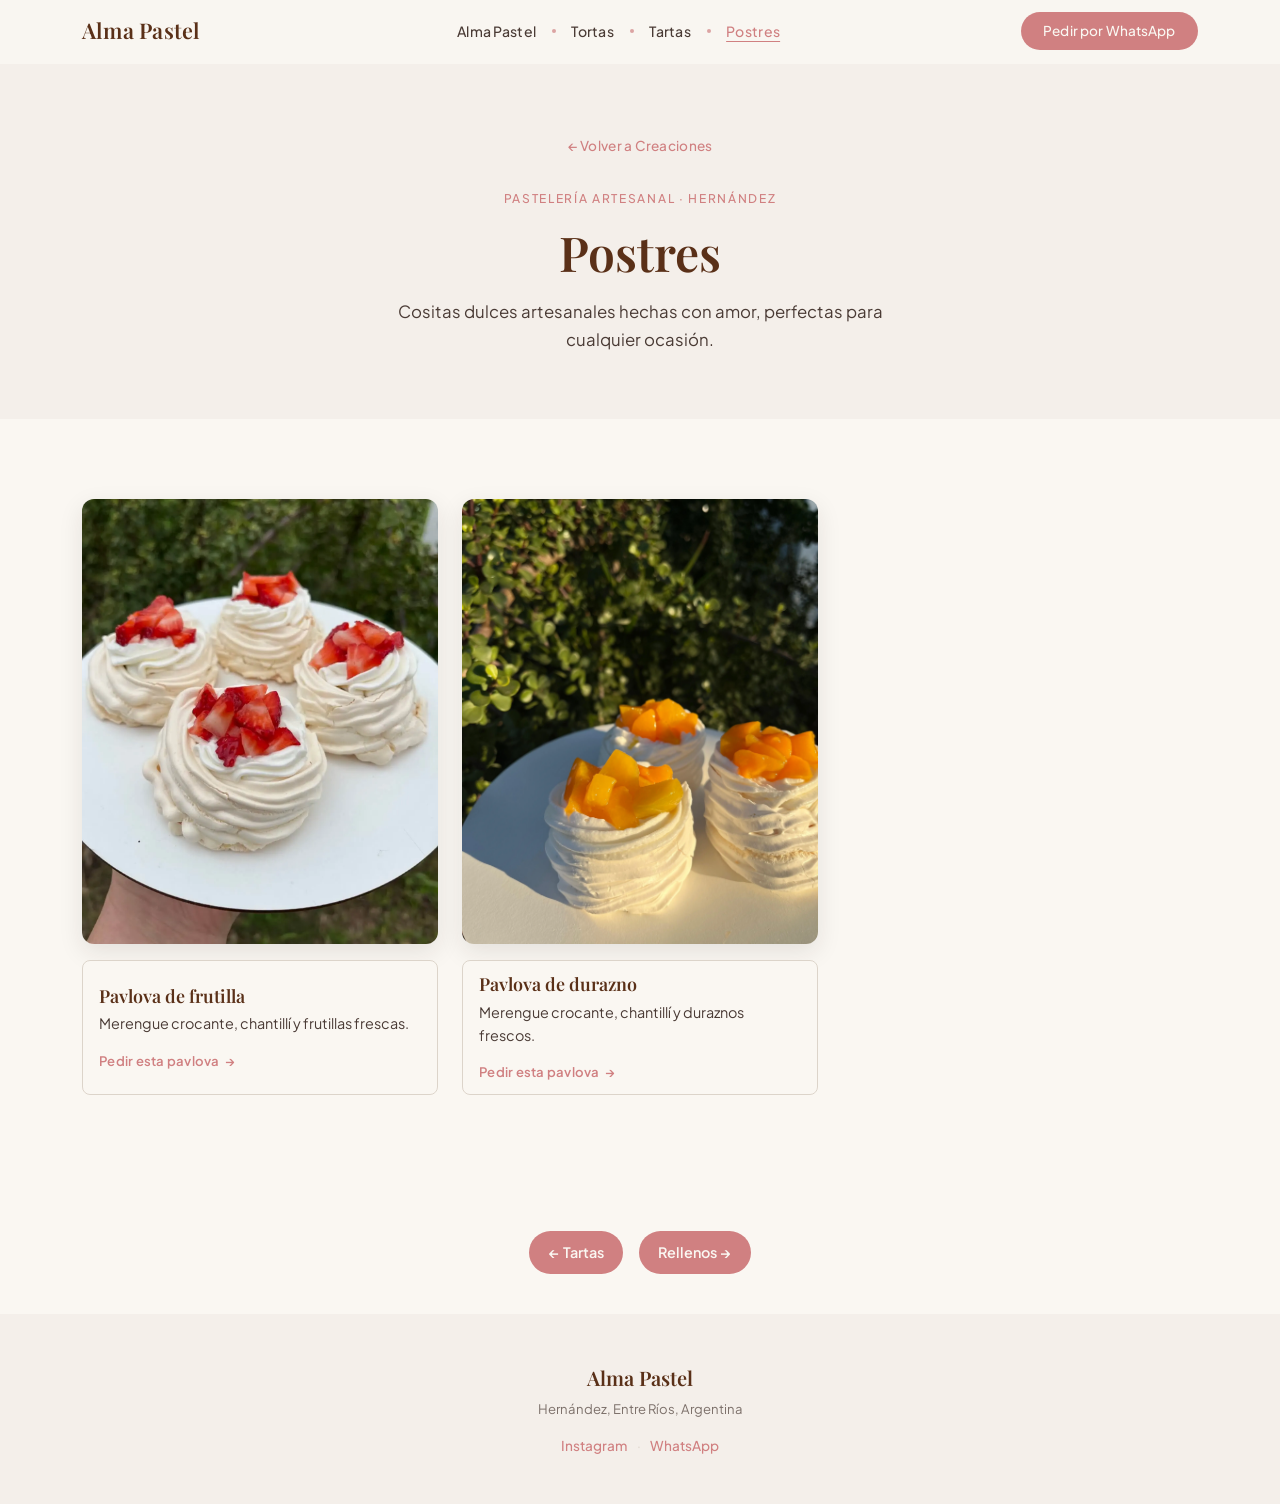
<file: creaciones/postres.html>
<!DOCTYPE html>
<html lang="es">
<head>
    <meta charset="UTF-8">
    <meta name="viewport" content="width=device-width, initial-scale=1.0">
    <meta name="description" content="Postres artesanales de Alma Pastel en Hernández, Entre Ríos. Pavlovas y dulces hechos con amor. Pedilos por WhatsApp.">
    <title>Postres · Alma Pastel</title>
    <link rel="icon" type="image/png" href="../static/img/generales/favicon.png">

    <!-- Google tag (gtag.js) -->
    <script async src="https://www.googletagmanager.com/gtag/js?id=G-V1SF4TSCH2"></script>
    <script>
      window.dataLayer = window.dataLayer || [];
      function gtag(){dataLayer.push(arguments);}
      gtag('js', new Date());

      gtag('config', 'G-V1SF4TSCH2');
    </script>

    <link rel="preconnect" href="https://fonts.googleapis.com">
    <link rel="preconnect" href="https://fonts.gstatic.com" crossorigin>
    <link href="https://fonts.googleapis.com/css2?family=Playfair+Display:ital,wght@0,400;0,600;1,400;1,600&family=Plus+Jakarta+Sans:wght@400;500;600&display=swap" rel="stylesheet">

    <link href="https://cdn.jsdelivr.net/npm/bootstrap@5.3.3/dist/css/bootstrap.min.css" rel="stylesheet">
    <link rel="stylesheet" href="../static/css/style.css">
</head>
<body data-page="postres">
    <header id="main-header" data-inject="navbar"></header>

    <main>
        <section class="page-header">
            <div class="container">
                <a href="../index.html#creaciones" class="breadcrumb-link d-inline-block">← Volver a Creaciones</a>
                <p class="page-eyebrow text-uppercase fw-medium">Pastelería artesanal · Hernández</p>
                <h1 class="page-title">Postres</h1>
                <p class="page-sub">Cositas dulces artesanales hechas con amor, perfectas para cualquier ocasión.</p>
            </div>
        </section>

        <section id="productos" class="productos-section">
            <div class="container">
                <div class="row creaciones-grid">
                    <div class="col-lg-4 col-md-6 reveal">
                        <article class="creacion-card mx-auto overflow-hidden">
                            <div class="creacion-media creacion-media--standard">
                                <img src="../static/img/creaciones/creacion-pavlova-frutilla.webp" alt="Pavlova de frutilla de Alma Pastel" class="d-block w-100 h-100 object-fit-cover" loading="lazy">
                            </div>
                        </article>
                        <div class="creacion-caption d-flex flex-column justify-content-center">
                            <h3 class="creacion-name fw-semibold">Pavlova de frutilla</h3>
                            <p class="creacion-desc">Merengue crocante, chantillí y frutillas frescas.</p>
                            <a href="https://wa.me/YOUR_PHONE_NUMBER" class="creacion-cta align-self-start" data-mensaje="Hola! Quiero consultar por la pavlova de frutilla.">Pedir esta pavlova</a>
                        </div>
                    </div>
                    <div class="col-lg-4 col-md-6 reveal" data-delay="1">
                        <article class="creacion-card mx-auto overflow-hidden">
                            <div class="creacion-media creacion-media--standard">
                                <img src="../static/img/creaciones/creacion-pavlova-durazno.webp" alt="Pavlova de durazno de Alma Pastel" class="d-block w-100 h-100 object-fit-cover" loading="lazy">
                            </div>
                        </article>
                        <div class="creacion-caption d-flex flex-column justify-content-center">
                            <h3 class="creacion-name fw-semibold">Pavlova de durazno</h3>
                            <p class="creacion-desc">Merengue crocante, chantillí y duraznos frescos.</p>
                            <a href="https://wa.me/YOUR_PHONE_NUMBER" class="creacion-cta align-self-start" data-mensaje="Hola! Quiero consultar por la pavlova de durazno.">Pedir esta pavlova</a>
                        </div>
                    </div>
                </div>
            </div>
        </section>
    </main>

    <div data-inject="catnav"></div>

    <footer data-inject="footer" class="site-footer py-5"></footer>

    <div data-inject="flotantes"></div>

    <script src="../static/js/components.js"></script>
    <script src="https://cdn.jsdelivr.net/npm/bootstrap@5.3.3/dist/js/bootstrap.bundle.min.js"></script>
    <script src="../static/js/script.js"></script>
</body>
</html>
</file>
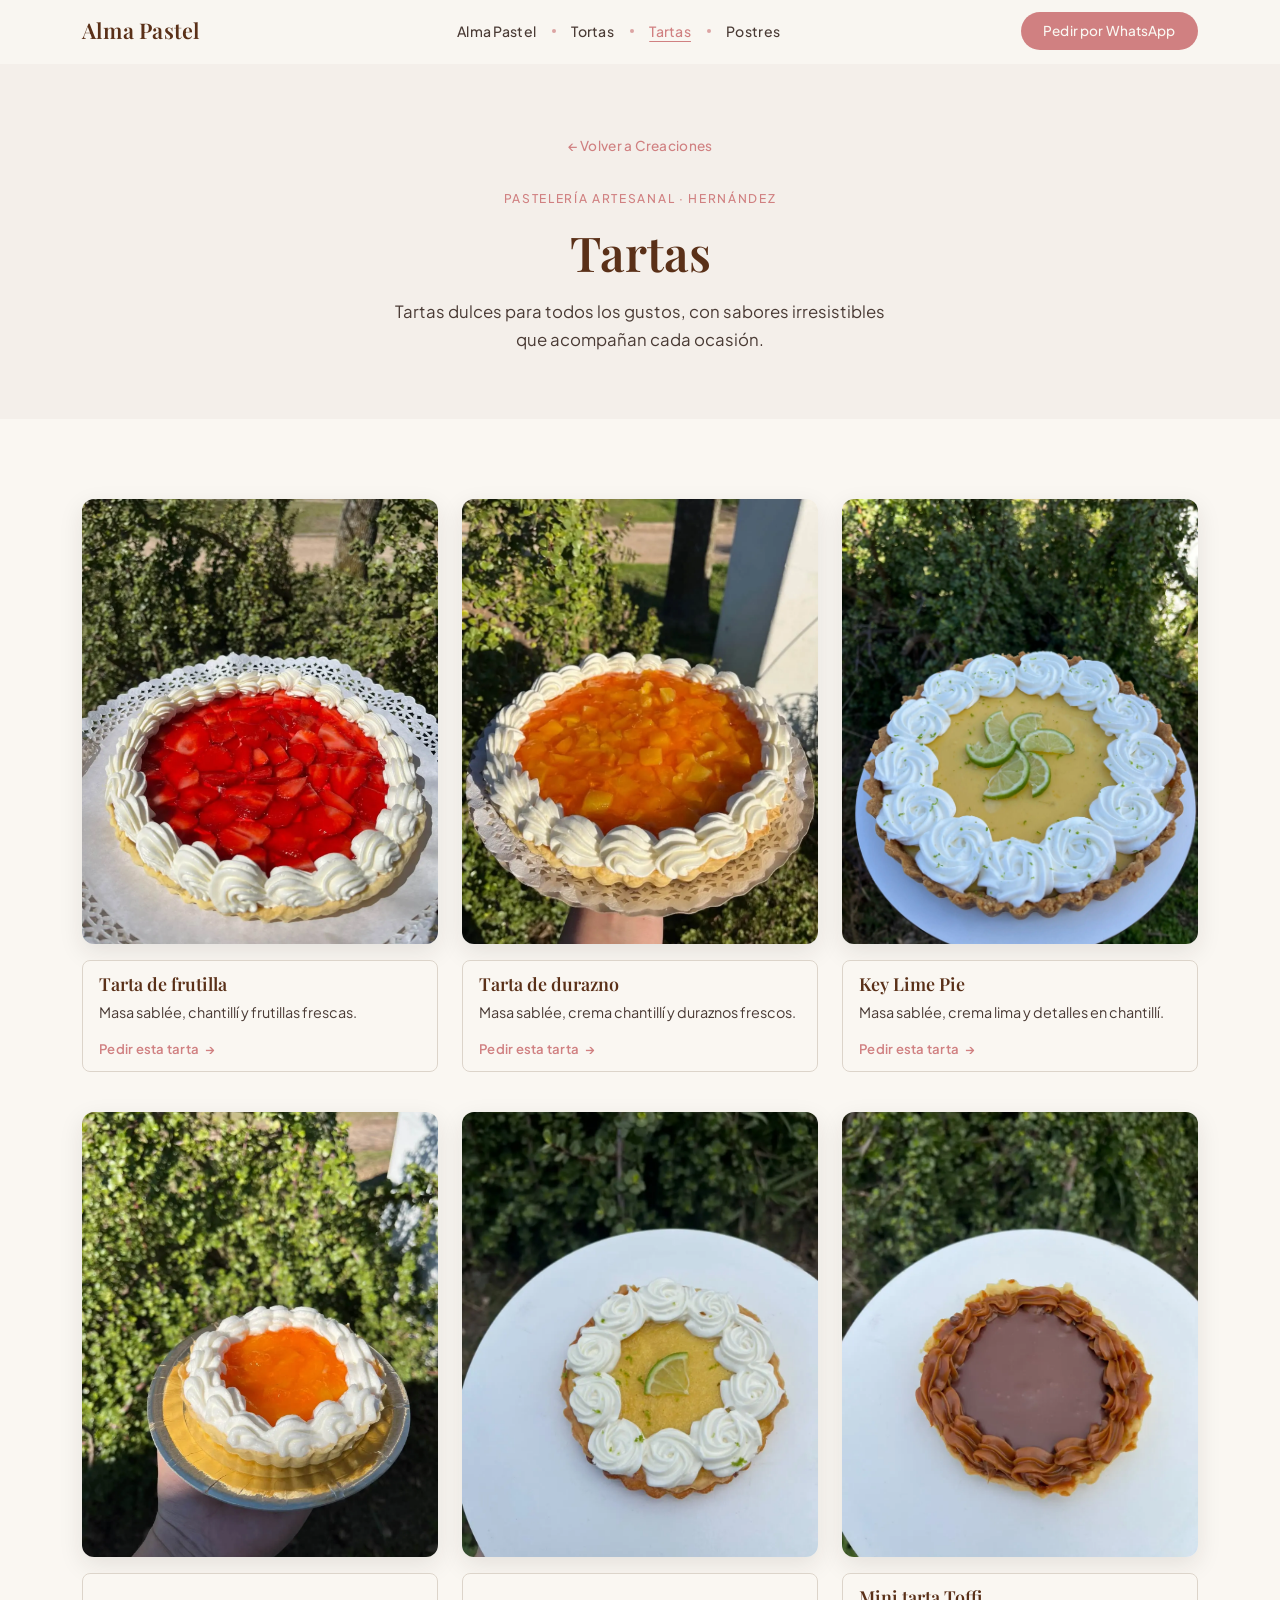
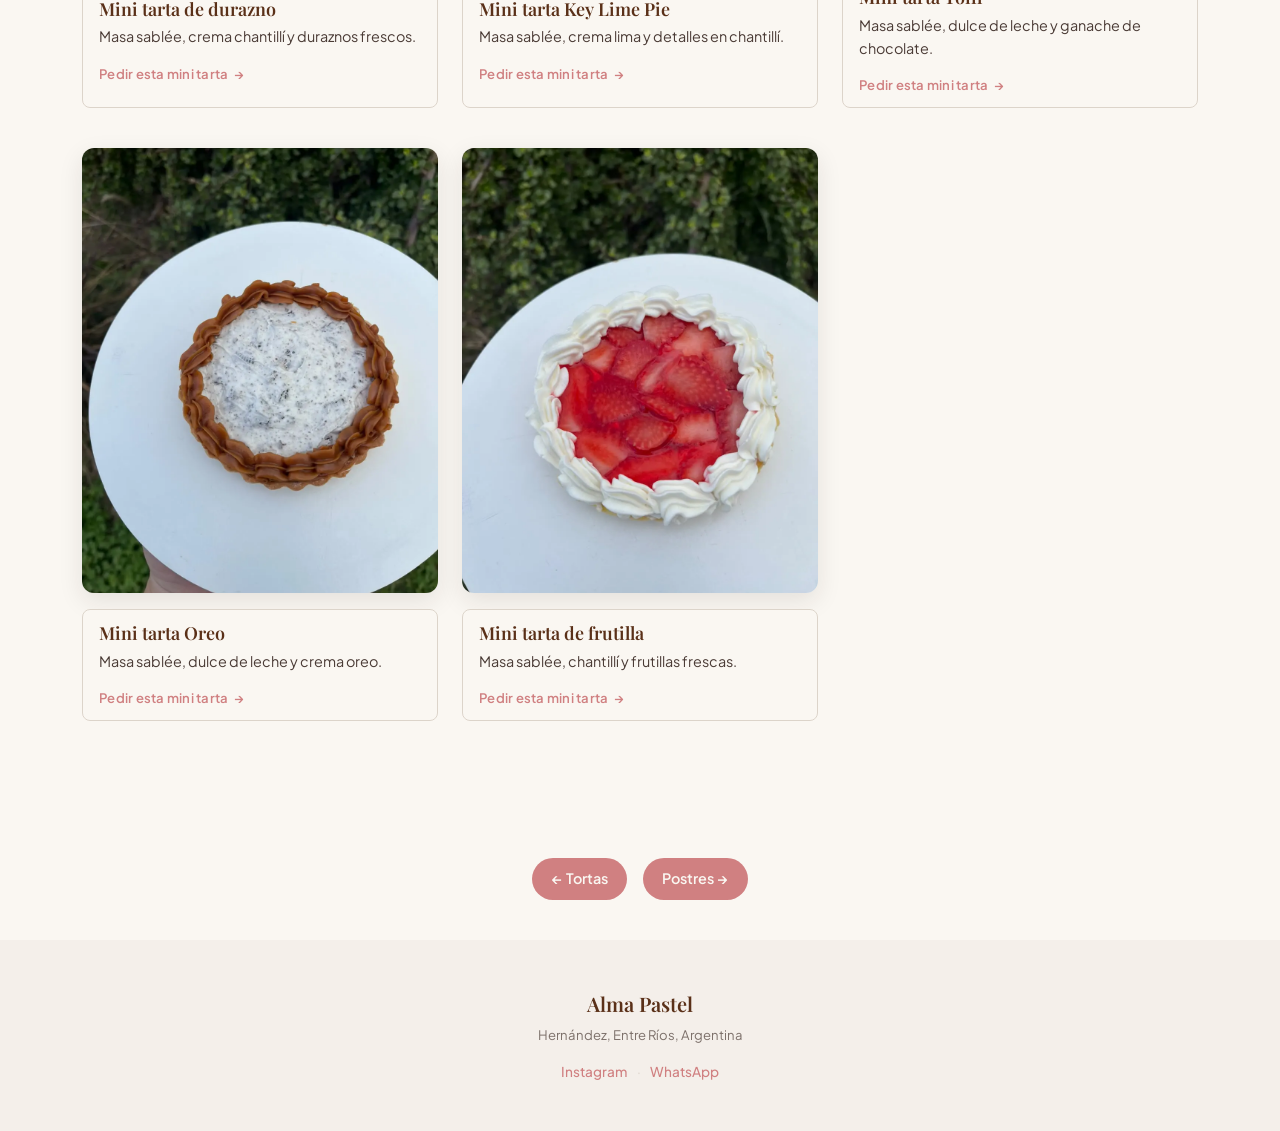
<file: creaciones/tartas.html>
<!DOCTYPE html>
<html lang="es">
<head>
    <meta charset="UTF-8">
    <meta name="viewport" content="width=device-width, initial-scale=1.0">
    <meta name="description" content="Tartas artesanales de Alma Pastel en Hernández, Entre Ríos. Con masa sablée y frutas frescas. Pedí la tuya por WhatsApp.">
    <title>Tartas · Alma Pastel</title>
    <link rel="icon" type="image/png" href="../static/img/generales/favicon.png">

    <!-- Google tag (gtag.js) -->
    <script async src="https://www.googletagmanager.com/gtag/js?id=G-V1SF4TSCH2"></script>
    <script>
      window.dataLayer = window.dataLayer || [];
      function gtag(){dataLayer.push(arguments);}
      gtag('js', new Date());

      gtag('config', 'G-V1SF4TSCH2');
    </script>

    <link rel="preconnect" href="https://fonts.googleapis.com">
    <link rel="preconnect" href="https://fonts.gstatic.com" crossorigin>
    <link href="https://fonts.googleapis.com/css2?family=Playfair+Display:ital,wght@0,400;0,600;1,400;1,600&family=Plus+Jakarta+Sans:wght@400;500;600&display=swap" rel="stylesheet">

    <link href="https://cdn.jsdelivr.net/npm/bootstrap@5.3.3/dist/css/bootstrap.min.css" rel="stylesheet">
    <link rel="stylesheet" href="../static/css/style.css">
</head>
<body data-page="tartas">
    <header id="main-header" data-inject="navbar"></header>

    <main>
        <section class="page-header">
            <div class="container">
                <a href="../index.html#creaciones" class="breadcrumb-link d-inline-block">← Volver a Creaciones</a>
                <p class="page-eyebrow text-uppercase fw-medium">Pastelería artesanal · Hernández</p>
                <h1 class="page-title">Tartas</h1>
                <p class="page-sub">Tartas dulces para todos los gustos, con sabores irresistibles que acompañan cada ocasión.</p>
            </div>
        </section>

        <section id="productos" class="productos-section">
            <div class="container">
                <div class="row creaciones-grid">
                    <div class="col-lg-4 col-md-6 reveal">
                        <article class="creacion-card mx-auto overflow-hidden">
                            <div class="creacion-media creacion-media--standard">
                                <img src="../static/img/creaciones/creacion-tarta-frutilla.webp" alt="Tarta de frutilla de Alma Pastel con frutillas frescas" class="d-block w-100 h-100 object-fit-cover" loading="lazy">
                            </div>
                        </article>
                        <div class="creacion-caption d-flex flex-column justify-content-center">
                            <h3 class="creacion-name fw-semibold">Tarta de frutilla</h3>
                            <p class="creacion-desc">Masa sablée, chantillí y frutillas frescas.</p>
                            <a href="https://wa.me/YOUR_PHONE_NUMBER" class="creacion-cta align-self-start" data-mensaje="Hola! Quiero consultar por la Tarta de Frutilla.">Pedir esta tarta</a>
                        </div>
                    </div>
                    <div class="col-lg-4 col-md-6 reveal" data-delay="1">
                        <article class="creacion-card mx-auto overflow-hidden">
                            <div class="creacion-media creacion-media--standard">
                                <img src="../static/img/creaciones/creacion-tarta-durazno.webp" alt="Tarta de durazno de Alma Pastel con duraznos frescos" class="d-block w-100 h-100 object-fit-cover" loading="lazy">
                            </div>
                        </article>
                        <div class="creacion-caption d-flex flex-column justify-content-center">
                            <h3 class="creacion-name fw-semibold">Tarta de durazno</h3>
                            <p class="creacion-desc">Masa sablée, crema chantillí y duraznos frescos.</p>
                            <a href="https://wa.me/YOUR_PHONE_NUMBER" class="creacion-cta align-self-start" data-mensaje="Hola! Quiero consultar por la Tarta de Durazno.">Pedir esta tarta</a>
                        </div>
                    </div>
                    <div class="col-lg-4 col-md-6 reveal" data-delay="2">
                        <article class="creacion-card mx-auto overflow-hidden">
                            <div class="creacion-media creacion-media--standard">
                                <img src="../static/img/creaciones/creacion-key-lime-pie.webp" alt="Tarta key lime de Alma Pastel" class="d-block w-100 h-100 object-fit-cover" loading="lazy">
                            </div>
                        </article>
                        <div class="creacion-caption d-flex flex-column justify-content-center">
                            <h3 class="creacion-name fw-semibold">Key Lime Pie</h3>
                            <p class="creacion-desc">Masa sablée, crema lima y detalles en chantillí.</p>
                            <a href="https://wa.me/YOUR_PHONE_NUMBER" class="creacion-cta align-self-start" data-mensaje="Hola! Quiero consultar por la tarta de Key Lime.">Pedir esta tarta</a>
                        </div>
                    </div>
                    <div class="col-lg-4 col-md-6 reveal">
                        <article class="creacion-card mx-auto overflow-hidden">
                            <div class="creacion-media creacion-media--standard">
                                <img src="../static/img/creaciones/creacion-mini-tarta-durazno.webp" alt="Mini tarta de durazno de Alma Pastel" class="d-block w-100 h-100 object-fit-cover" loading="lazy">
                            </div>
                        </article>
                        <div class="creacion-caption d-flex flex-column justify-content-center">
                            <h3 class="creacion-name fw-semibold">Mini tarta de durazno</h3>
                            <p class="creacion-desc">Masa sablée, crema chantillí y duraznos frescos.</p>
                            <a href="https://wa.me/YOUR_PHONE_NUMBER" class="creacion-cta align-self-start" data-mensaje="Hola! Quiero consultar por la mini tarta de durazno.">Pedir esta mini tarta</a>
                        </div>
                    </div>
                    <div class="col-lg-4 col-md-6 reveal" data-delay="1">
                        <article class="creacion-card mx-auto overflow-hidden">
                            <div class="creacion-media creacion-media--standard">
                                <img src="../static/img/creaciones/creacion-mini-tarta-key-lime-pie.webp" alt="Mini tarta de key lime de Alma Pastel" class="d-block w-100 h-100 object-fit-cover" loading="lazy">
                            </div>
                        </article>
                        <div class="creacion-caption d-flex flex-column justify-content-center">
                            <h3 class="creacion-name fw-semibold">Mini tarta Key Lime Pie</h3>
                            <p class="creacion-desc">Masa sablée, crema lima y detalles en chantillí.</p>
                            <a href="https://wa.me/YOUR_PHONE_NUMBER" class="creacion-cta align-self-start" data-mensaje="Hola! Quiero consultar por la mini tarta de key lime.">Pedir esta mini tarta</a>
                        </div>
                    </div>
                    <div class="col-lg-4 col-md-6 reveal" data-delay="2">
                        <article class="creacion-card mx-auto overflow-hidden">
                            <div class="creacion-media creacion-media--standard">
                                <img src="../static/img/creaciones/creacion-mini-tarta-toffi.webp" alt="Mini tarta Toffi de Alma Pastel" class="d-block w-100 h-100 object-fit-cover" loading="lazy">
                            </div>
                        </article>
                        <div class="creacion-caption d-flex flex-column justify-content-center">
                            <h3 class="creacion-name fw-semibold">Mini tarta Toffi</h3>
                            <p class="creacion-desc">Masa sablée, dulce de leche y ganache de chocolate.</p>
                            <a href="https://wa.me/YOUR_PHONE_NUMBER" class="creacion-cta align-self-start" data-mensaje="Hola! Quiero consultar por la mini tarta Toffi.">Pedir esta mini tarta</a>
                        </div>
                    </div>
                    <div class="col-lg-4 col-md-6 reveal">
                        <article class="creacion-card mx-auto overflow-hidden">
                            <div class="creacion-media creacion-media--standard">
                                <img src="../static/img/creaciones/creacion-mini-tarta-oreo.webp" alt="Mini tarta Oreo de Alma Pastel" class="d-block w-100 h-100 object-fit-cover" loading="lazy">
                            </div>
                        </article>
                        <div class="creacion-caption d-flex flex-column justify-content-center">
                            <h3 class="creacion-name fw-semibold">Mini tarta Oreo</h3>
                            <p class="creacion-desc">Masa sablée, dulce de leche y crema oreo.</p>
                            <a href="https://wa.me/YOUR_PHONE_NUMBER" class="creacion-cta align-self-start" data-mensaje="Hola! Quiero consultar por la mini tarta de Oreo.">Pedir esta mini tarta</a>
                        </div>
                    </div>
                    <div class="col-lg-4 col-md-6 reveal" data-delay="1">
                        <article class="creacion-card mx-auto overflow-hidden">
                            <div class="creacion-media creacion-media--standard">
                                <img src="../static/img/creaciones/creacion-mini-tarta-frutilla.webp" alt="Mini tarta de frutilla de Alma Pastel" class="d-block w-100 h-100 object-fit-cover" loading="lazy">
                            </div>
                        </article>
                        <div class="creacion-caption d-flex flex-column justify-content-center">
                            <h3 class="creacion-name fw-semibold">Mini tarta de frutilla</h3>
                            <p class="creacion-desc">Masa sablée, chantillí y frutillas frescas.</p>
                            <a href="https://wa.me/YOUR_PHONE_NUMBER" class="creacion-cta align-self-start" data-mensaje="Hola! Quiero consultar por la mini tarta de frutilla.">Pedir esta mini tarta</a>
                        </div>
                    </div>
                </div>
            </div>
        </section>
    </main>

    <div data-inject="catnav"></div>

    <footer data-inject="footer" class="site-footer py-5"></footer>

    <div data-inject="flotantes"></div>

    <script src="../static/js/components.js"></script>
    <script src="https://cdn.jsdelivr.net/npm/bootstrap@5.3.3/dist/js/bootstrap.bundle.min.js"></script>
    <script src="../static/js/script.js"></script>
</body>
</html>
</file>
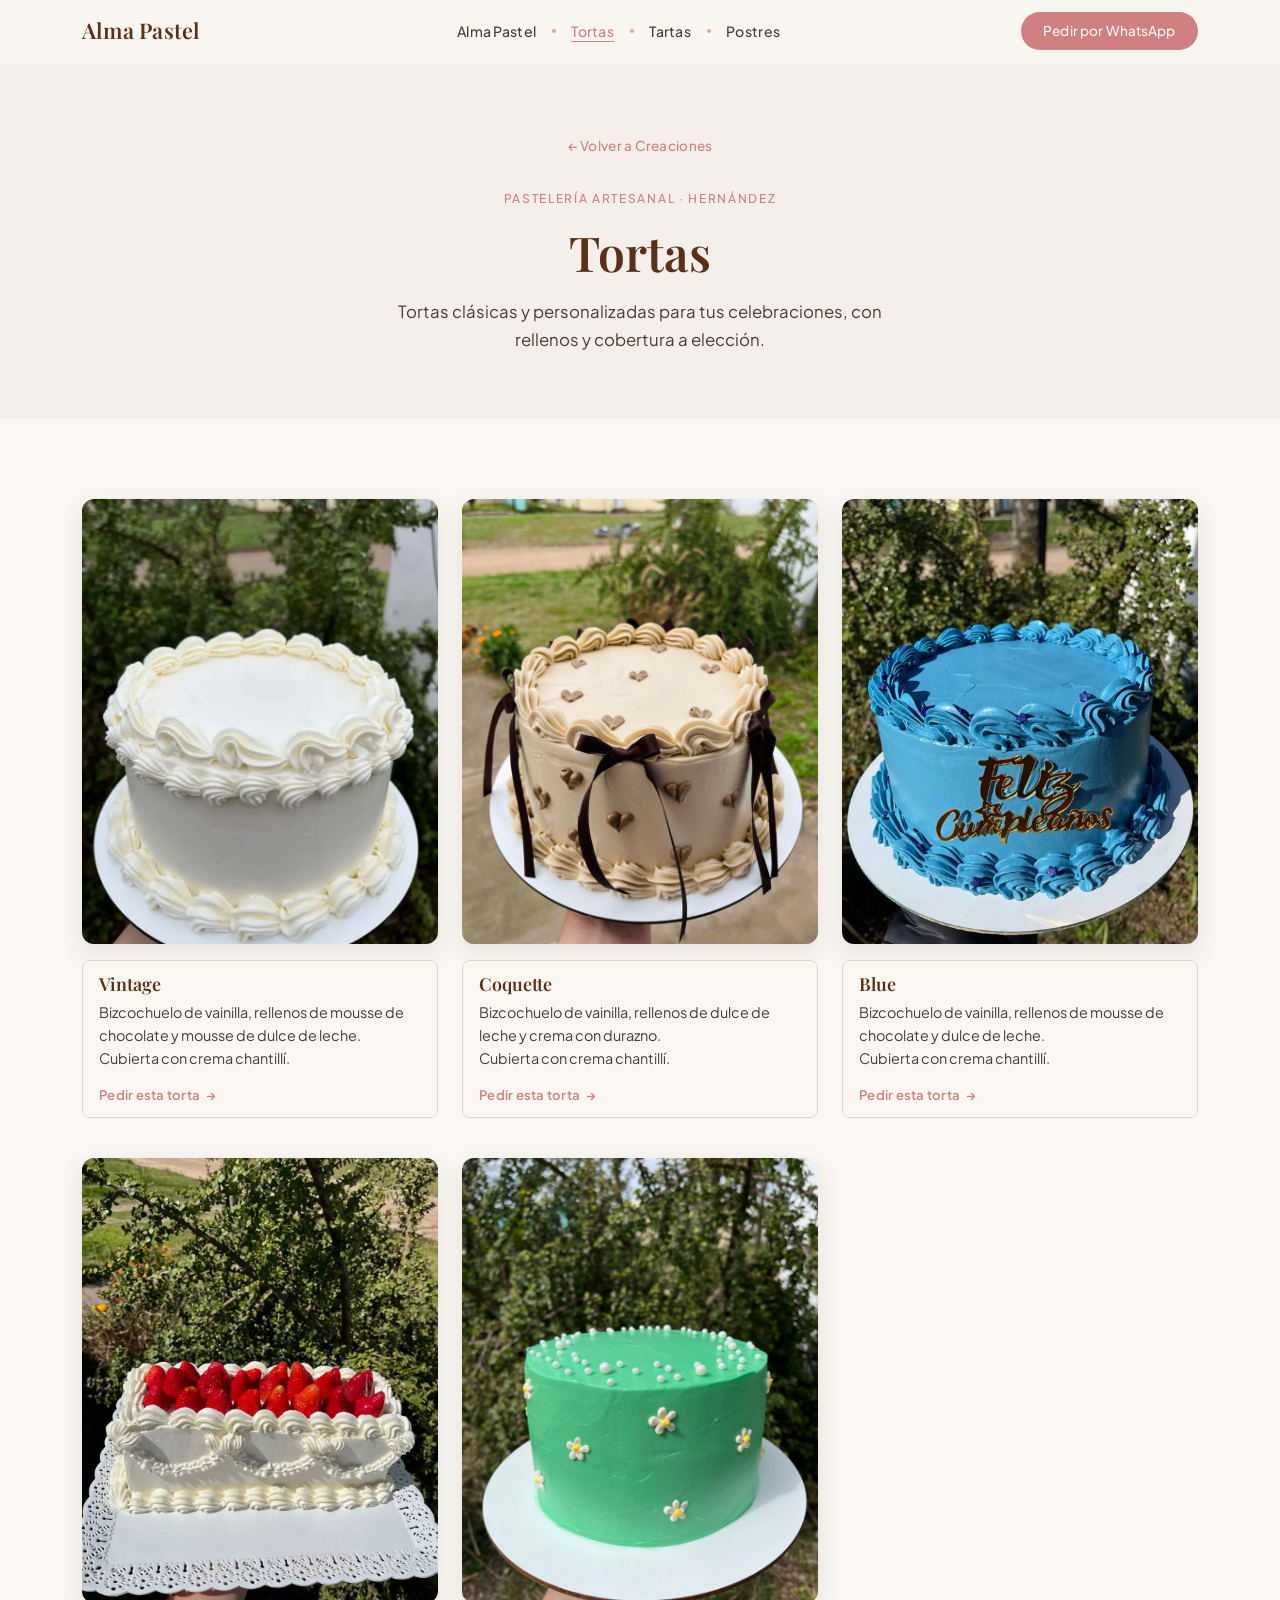
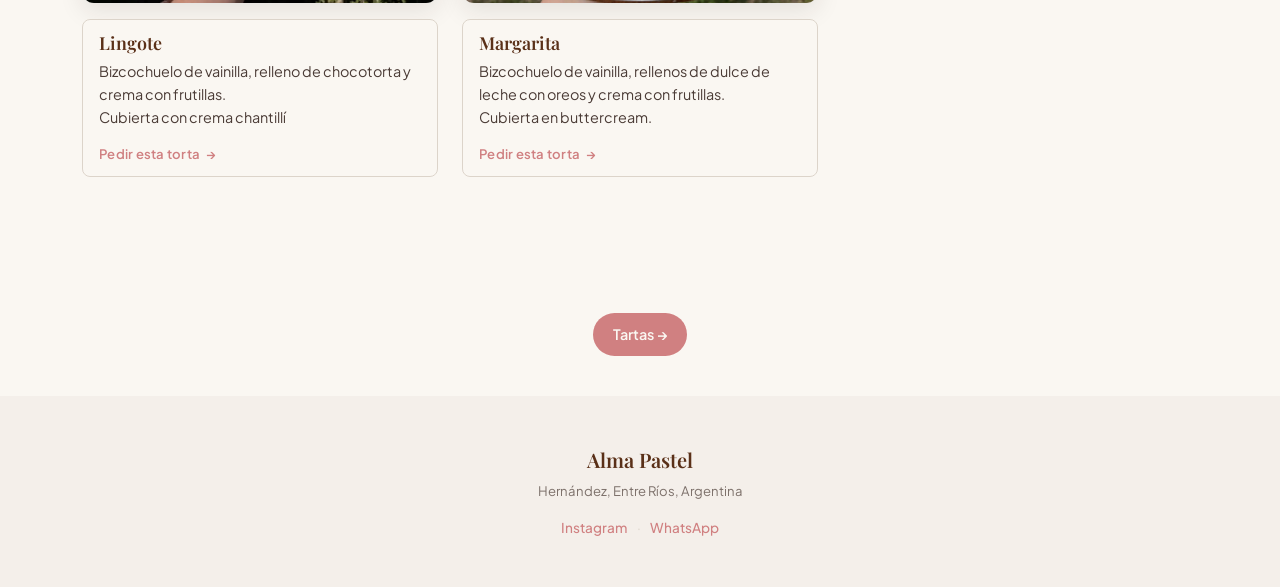
<file: creaciones/tortas.html>
<!DOCTYPE html>
<html lang="es">
<head>
    <meta charset="UTF-8">
    <meta name="viewport" content="width=device-width, initial-scale=1.0">
    <meta name="description" content="Tortas artesanales de Alma Pastel en Hernández, Entre Ríos. Clásicas y personalizadas, con rellenos y cobertura a elección. Pedí la tuya por WhatsApp.">
    <title>Tortas · Alma Pastel</title>
    <link rel="icon" type="image/png" href="../static/img/generales/favicon.png">

    <!-- Google tag (gtag.js) -->
    <script async src="https://www.googletagmanager.com/gtag/js?id=G-V1SF4TSCH2"></script>
    <script>
      window.dataLayer = window.dataLayer || [];
      function gtag(){dataLayer.push(arguments);}
      gtag('js', new Date());

      gtag('config', 'G-V1SF4TSCH2');
    </script>

    <link rel="preconnect" href="https://fonts.googleapis.com">
    <link rel="preconnect" href="https://fonts.gstatic.com" crossorigin>
    <link href="https://fonts.googleapis.com/css2?family=Playfair+Display:ital,wght@0,400;0,600;1,400;1,600&family=Plus+Jakarta+Sans:wght@400;500;600&display=swap" rel="stylesheet">

    <link href="https://cdn.jsdelivr.net/npm/bootstrap@5.3.3/dist/css/bootstrap.min.css" rel="stylesheet">
    <link rel="stylesheet" href="../static/css/style.css">
</head>
<body data-page="tortas">
    <header id="main-header" data-inject="navbar"></header>

    <main>
        <section class="page-header">
            <div class="container">
                <a href="../index.html#creaciones" class="breadcrumb-link d-inline-block">← Volver a Creaciones</a>
                <p class="page-eyebrow text-uppercase fw-medium">Pastelería artesanal · Hernández</p>
                <h1 class="page-title">Tortas</h1>
                <p class="page-sub">Tortas clásicas y personalizadas para tus celebraciones, con rellenos y cobertura a elección.</p>
            </div>
        </section>

        <section id="productos" class="productos-section">
            <div class="container">
                <div class="row creaciones-grid">
                    <div class="col-lg-4 col-md-6 reveal">
                        <article class="creacion-card mx-auto overflow-hidden">
                            <div class="creacion-media creacion-media--tall">
                                <img src="../static/img/creaciones/creacion-vintage.webp" alt="Torta estilo vintage de Alma Pastel con cobertura de chantillí" class="d-block w-100 h-100 object-fit-cover" loading="lazy">
                            </div>
                        </article>
                        <div class="creacion-caption d-flex flex-column justify-content-center">
                            <h3 class="creacion-name fw-semibold">Vintage</h3>
                            <p class="creacion-desc">Bizcochuelo de vainilla, rellenos de mousse de chocolate y mousse de dulce de leche.<br>Cubierta con crema chantillí.</p>
                            <a href="https://wa.me/YOUR_PHONE_NUMBER" class="creacion-cta align-self-start" data-mensaje="Hola! Quiero consultar por la torta Vintage.">Pedir esta torta</a>
                        </div>
                    </div>
                    <div class="col-lg-4 col-md-6 reveal" data-delay="1">
                        <article class="creacion-card mx-auto overflow-hidden">
                            <div class="creacion-media creacion-media--tall">
                                <img src="../static/img/creaciones/creacion-coquette.webp" alt="Torta Coquete de Alma Pastel" class="d-block w-100 h-100 object-fit-cover" loading="lazy">
                            </div>
                        </article>
                        <div class="creacion-caption d-flex flex-column justify-content-center">
                            <h3 class="creacion-name fw-semibold">Coquette</h3>
                            <p class="creacion-desc">Bizcochuelo de vainilla, rellenos de dulce de leche y crema con durazno.<br>Cubierta con crema chantillí.</p>
                            <a href="https://wa.me/YOUR_PHONE_NUMBER" class="creacion-cta align-self-start" data-mensaje="Hola! Quiero consultar por la torta Coquette.">Pedir esta torta</a>
                        </div>
                    </div>
                    <div class="col-lg-4 col-md-6 reveal" data-delay="2">
                        <article class="creacion-card mx-auto overflow-hidden">
                            <div class="creacion-media creacion-media--tall">
                                <img src="../static/img/creaciones/creacion-blue.webp" alt="Torta azul de Alma Pastel con cobertura de chantillí" class="d-block w-100 h-100 object-fit-cover" loading="lazy">
                            </div>
                        </article>
                        <div class="creacion-caption d-flex flex-column justify-content-center">
                            <h3 class="creacion-name fw-semibold">Blue</h3>
                            <p class="creacion-desc">Bizcochuelo de vainilla, rellenos de mousse de chocolate y dulce de leche.<br>Cubierta con crema chantillí.</p>
                            <a href="https://wa.me/YOUR_PHONE_NUMBER" class="creacion-cta align-self-start" data-mensaje="Hola! Quiero consultar por la torta Blue.">Pedir esta torta</a>
                        </div>
                    </div>
                    <div class="col-lg-4 col-md-6 reveal" data-delay="1">
                        <article class="creacion-card mx-auto overflow-hidden">
                            <div class="creacion-media creacion-media--tall">
                                <img src="../static/img/creaciones/creacion-lingote.webp" alt="Torta Lingote de Alma Pastel cubierta con crema chantillí" class="d-block w-100 h-100 object-fit-cover" loading="lazy">
                            </div>
                        </article>
                        <div class="creacion-caption d-flex flex-column justify-content-center">
                            <h3 class="creacion-name fw-semibold">Lingote</h3>
                            <p class="creacion-desc">Bizcochuelo de vainilla, relleno de chocotorta y crema con frutillas.<br>Cubierta con crema chantillí</p>
                            <a href="https://wa.me/YOUR_PHONE_NUMBER" class="creacion-cta align-self-start" data-mensaje="Hola! Quiero consultar por la torta Lingote.">Pedir esta torta</a>
                        </div>
                    </div>
                    <div class="col-lg-4 col-md-6 reveal" data-delay="2">
                        <article class="creacion-card mx-auto overflow-hidden">
                            <div class="creacion-media creacion-media--tall">
                                <img src="../static/img/creaciones/creacion-margarita.webp" alt="Torta Margarita de Alma Pastel con cubierta de buttercream" class="d-block w-100 h-100 object-fit-cover" loading="lazy">
                            </div>
                        </article>
                        <div class="creacion-caption d-flex flex-column justify-content-center">
                            <h3 class="creacion-name fw-semibold">Margarita</h3>
                            <p class="creacion-desc">Bizcochuelo de vainilla, rellenos de dulce de leche con oreos y crema con frutillas.<br>Cubierta en buttercream.</p>
                            <a href="https://wa.me/YOUR_PHONE_NUMBER" class="creacion-cta align-self-start" data-mensaje="Hola! Quiero consultar por la torta Margarita.">Pedir esta torta</a>
                        </div>
                    </div>
                </div>
            </div>
        </section>
    </main>

    <div data-inject="catnav"></div>

    <footer data-inject="footer" class="site-footer py-5"></footer>

    <div data-inject="flotantes"></div>

    <script src="../static/js/components.js"></script>
    <script src="https://cdn.jsdelivr.net/npm/bootstrap@5.3.3/dist/js/bootstrap.bundle.min.js"></script>
    <script src="../static/js/script.js"></script>
</body>
</html>
</file>
<file: static/css/style.css>
:root {
    --ap-bg-marfil: #FAF7F2;
    --ap-bg-crema: #F4EFEA;
    --ap-bg-rosa-sutil: #EFE3DD;
    --ap-text-chocolate: #5A3018;
    --ap-text-espresso: #4A3B35;
    --ap-accent-rosa: #D08081;
    --ap-placeholder-bg: #EAE4DD;
    --ap-placeholder-border: #DCD4CA;

    --ap-font-serif: 'Playfair Display', Georgia, 'Times New Roman', serif;
    --ap-font-sans: 'Plus Jakarta Sans', -apple-system, BlinkMacSystemFont, 'Segoe UI', sans-serif;

    --ap-navbar-height: 76px;
}

/* Base */
html {
    scroll-behavior: smooth;
    scroll-padding-top: var(--ap-navbar-height);
}

body {
    font-family: var(--ap-font-sans);
    font-weight: 400;
    color: var(--ap-text-espresso);
    background-color: var(--ap-bg-marfil);
    line-height: 1.6;
    -webkit-font-smoothing: antialiased;
    -moz-osx-font-smoothing: grayscale;
}

/* Tipografía base */
h1, h2, h3, h4, h5, h6 {
    font-family: var(--ap-font-serif);
    color: var(--ap-text-chocolate);
    font-weight: 600;
    line-height: 1.2;
}

a {
    color: var(--ap-accent-rosa);
    text-decoration: none;
    transition: color 0.2s ease;
}

a:hover {
    color: var(--ap-text-chocolate);
}

/* Navbar */
.navbar {
    background-color: rgba(250, 247, 242, 0.85);
    backdrop-filter: blur(12px);
    -webkit-backdrop-filter: blur(12px);
    border-bottom: 1px solid transparent;
    transition: border-color 0.3s ease, box-shadow 0.3s ease;
    padding: 0.75rem 0;
    z-index: 1030;
}

.navbar.scrolled {
    border-bottom-color: var(--ap-placeholder-border);
    box-shadow: 0 1px 8px rgba(43, 30, 25, 0.04);
}

.navbar-brand {
    line-height: 1.1;
}

.brand-name {
    font-family: var(--ap-font-serif);
    font-size: 1.35rem;
    font-weight: 600;
    color: var(--ap-text-chocolate);
    letter-spacing: 0.01em;
}

.navbar-toggler {
    border: none;
    padding: 0.35rem;
}

.navbar-toggler:focus {
    box-shadow: none;
}

.navbar-toggler-icon {
    background-image: url("data:image/svg+xml,%3csvg xmlns='http://www.w3.org/2000/svg' viewBox='0 0 30 30'%3e%3cpath stroke='%234A3B35' stroke-linecap='round' stroke-miterlimit='10' stroke-width='2' d='M4 7h22M4 15h22M4 23h22'/%3e%3c/svg%3e");
    width: 24px;
    height: 24px;
}

.nav-link {
    font-family: var(--ap-font-sans);
    font-size: 0.88rem;
    font-weight: 500;
    color: var(--ap-text-espresso) !important;
    letter-spacing: 0.02em;
    padding: 0.5rem 1.1rem !important;
    transition: color 0.2s ease;
}

.nav-link:hover {
    color: var(--ap-text-chocolate) !important;
}

.nav-link.active {
    color: var(--ap-accent-rosa) !important;
    text-decoration: underline;
    text-underline-offset: 4px;
    text-decoration-color: var(--ap-accent-rosa);
}

/* Puntitos separadores entre nav links (solo desktop) */
@media (min-width: 992px) {
    .navbar-nav .nav-item {
        position: relative;
    }

    .navbar-nav .nav-item:not(:last-child)::after {
        content: '';
        position: absolute;
        top: 50%;
        right: -2px;
        transform: translateY(-50%);
        width: 4px;
        height: 4px;
        border-radius: 50%;
        background-color: var(--ap-accent-rosa);
        opacity: 0.7;
    }
}

/* Botón WhatsApp (navbar desktop) */
.btn-whatsapp {
    font-family: var(--ap-font-sans);
    font-size: 0.85rem;
    font-weight: 500;
    color: var(--ap-bg-marfil);
    background-color: var(--ap-accent-rosa);
    border: none;
    padding: 0.55rem 1.4rem;
    letter-spacing: 0.01em;
    transition: background-color 0.2s ease, transform 0.15s ease;
}

.btn-whatsapp:hover {
    background-color: var(--ap-text-chocolate);
    color: var(--ap-bg-marfil);
    transform: translateY(-1px);
}

/* Botón WhatsApp (navbar mobile) */
.btn-whatsapp-mobile {
    display: flex;
    align-items: center;
    justify-content: center;
    width: 40px;
    height: 40px;
    background-color: var(--ap-accent-rosa);
    color: var(--ap-bg-marfil);
    transition: background-color 0.2s ease;
}

.btn-whatsapp-mobile:hover {
    background-color: var(--ap-text-chocolate);
    color: var(--ap-bg-marfil);
}

/* Ocultar el botón WhatsApp del navbar cuando aparece el botón flotante */
.navbar-wa-hidden {
    opacity: 0;
    visibility: hidden;
    transform: translateY(4px);
    pointer-events: none;
}

.btn-whatsapp.navbar-wa-hidden,
.btn-whatsapp-mobile.navbar-wa-hidden {
    transition: opacity 0.3s ease, transform 0.3s ease, visibility 0.3s ease;
}

/* Hero */
#hero {
    position: relative;
    overflow: hidden;
    padding-top: calc(var(--ap-navbar-height) + 4rem);
    padding-bottom: 4rem;
    min-height: 100vh;
    display: flex;
    align-items: center;
}

.hero-bg {
    position: absolute;
    inset: 0;
    z-index: 0;
    overflow: hidden;
}

.hero-bg::after {
    content: '';
    position: absolute;
    inset: 0;
    background-color: rgba(250, 247, 242, 0.55);
    z-index: 1;
}

.hero-image {
    position: relative;
    height: 120%;
    top: -10%;
    will-change: transform;
    transform: translateY(0);
}

.hero-content {
    position: relative;
    z-index: 2;
    padding-right: 3rem;
    padding-bottom: 3rem;
}

.hero-eyebrow {
    font-family: var(--ap-font-sans);
    font-size: 0.75rem;
    letter-spacing: 0.14em;
    color: var(--ap-accent-rosa);
    margin-bottom: 1.5rem;
}

.hero-title {
    font-size: clamp(2.2rem, 4vw, 3.2rem);
    font-weight: 600;
    line-height: 1.15;
    color: var(--ap-text-chocolate);
    margin-bottom: 1.5rem;
    max-width: 640px;
}

.hero-text {
    font-size: 1.05rem;
    line-height: 1.7;
    color: var(--ap-text-espresso);
    margin-bottom: 2.25rem;
    max-width: 440px;
}

.hero-text i {
    margin-right: 0.12em;
    font-style: italic;
}

.hero-cta {
    display: flex;
    flex-wrap: wrap;
    gap: 0.85rem;
    align-items: center;
}

.btn-ghost {
    font-family: var(--ap-font-sans);
    font-size: 0.88rem;
    font-weight: 500;
    color: var(--ap-text-espresso);
    border: 1px solid var(--ap-placeholder-border);
    padding: 0.55rem 1.6rem;
    letter-spacing: 0.01em;
    transition: border-color 0.2s ease, color 0.2s ease;
}

.btn-ghost:hover {
    border-color: var(--ap-text-espresso);
    color: var(--ap-text-chocolate);
    background-color: transparent;
}

.section-header {
    max-width: 540px;
    margin: 0 auto 4rem;
}

.section-header h2 {
    font-size: clamp(1.8rem, 3vw, 2.4rem);
    margin-bottom: 1rem;
}

/* --- Creaciones --- */
#creaciones {
    padding: 6rem 0;
    background-color: var(--ap-bg-marfil);
}

.creaciones-grid {
    row-gap: 2.5rem;
}

.creaciones-grid > [class*="col-"] {
    display: flex;
    flex-direction: column;
}

.creacion-card {
    width: 100%;
    max-width: 480px;
    box-shadow: 0 8px 24px rgba(43, 30, 25, 0.10);
    border-radius: 12px;
}

.creacion-media {
    border-radius: 0;
    overflow: hidden;
    background-color: var(--ap-placeholder-bg);
    position: relative;
}

.creacion-media img {
    transition: transform 0.5s ease;
}

.creacion-media--tall,
.creacion-media--standard {
    aspect-ratio: 4 / 5;
}

.creacion-caption {
    flex-grow: 1;
    width: 100%;
    max-width: 480px;
    margin: 1rem auto 0;
    background-color: rgba(250, 247, 242, 0.92);
    backdrop-filter: blur(6px);
    -webkit-backdrop-filter: blur(6px);
    border: 1px solid var(--ap-placeholder-border);
    border-radius: 8px;
    padding: 0.75rem 1rem;
}

.creacion-name {
    font-family: var(--ap-font-serif);
    font-size: 1.12rem;
    color: var(--ap-text-chocolate);
    margin: 0 0 0.4rem;
}

.creacion-desc {
    font-size: 0.9rem;
    line-height: 1.6;
    color: var(--ap-text-espresso);
    margin: 0;
}

.creacion-cta {
    margin-top: 0.9rem;
    font-family: var(--ap-font-sans);
    font-size: 0.82rem;
    font-weight: 600;
    color: var(--ap-accent-rosa);
    letter-spacing: 0.02em;
    transition: color 0.2s ease;
}

.creacion-cta::after {
    content: '→';
    margin-left: 0.35rem;
    transition: transform 0.2s ease;
    display: inline-block;
}

.creacion-cta:hover {
    color: var(--ap-text-chocolate);
}

.creacion-cta:hover::after {
    transform: translateX(3px);
}

/* Hover sutil solo en dispositivos con hover real (desktop) */
@media (hover: hover) and (pointer: fine) {
    .creacion-card {
        transition: transform 0.4s ease, box-shadow 0.4s ease;
    }

    .creacion-card:hover {
        transform: translateY(-6px);
        box-shadow: 0 14px 30px rgba(43, 30, 25, 0.16);
    }

    .creacion-card:hover .creacion-media img {
        transform: scale(1.03);
    }

    .creacion-caption {
        transition: box-shadow 0.3s ease, border-color 0.3s ease;
    }

    .creacion-caption:hover {
        border-color: var(--ap-accent-rosa);
        box-shadow: 0 8px 18px rgba(43, 30, 25, 0.10);
    }
}

/* --- Cards de categorías (index: Tortas, Tartas, Postres) --- */
.categoria-card {
    position: relative;
    width: 100%;
    max-width: 480px;
    aspect-ratio: 4 / 5;
    border-radius: 12px;
    overflow: hidden;
    background-color: var(--ap-placeholder-bg);
    box-shadow: 0 8px 24px rgba(43, 30, 25, 0.10);
}

.categoria-img {
    position: absolute;
    inset: 0;
    width: 100%;
    height: 100%;
    object-fit: cover;
    filter: blur(6px);
    transform: scale(1.05);
    transition: filter 0.3s ease;
}

.categoria-overlay {
    position: absolute;
    inset: 0;
    background-color: rgba(250, 247, 242, 0.35);
}

.categoria-content {
    position: relative;
    z-index: 1;
    display: flex;
    flex-direction: column;
    align-items: center;
    justify-content: center;
    width: 100%;
    height: 100%;
    padding: 1rem;
    text-align: center;
}

.categoria-nombre {
    font-family: var(--ap-font-serif);
    font-size: clamp(1.6rem, 2.5vw, 2.1rem);
    font-weight: 600;
    color: var(--ap-text-chocolate);
}

.categoria-flecha {
    display: inline-flex;
    align-items: center;
    justify-content: center;
    width: 44px;
    height: 44px;
    margin-top: 0.75rem;
    border-radius: 50%;
    color: var(--ap-bg-marfil);
    background-color: var(--ap-accent-rosa);
    box-shadow: 0 2px 10px rgba(43, 30, 25, 0.18);
    transition: background-color 0.2s ease, transform 0.2s ease;
}

/* Hover sutil solo en dispositivos con hover real (desktop) */
@media (hover: hover) and (pointer: fine) {
    .categoria-card {
        transition: transform 0.4s ease, box-shadow 0.4s ease;
    }

    .categoria-card:hover {
        transform: translateY(-6px);
        box-shadow: 0 14px 30px rgba(43, 30, 25, 0.16);
    }

    .categoria-card:hover .categoria-img {
        filter: blur(4px);
    }

    .categoria-card:hover .categoria-flecha {
        background-color: var(--ap-text-chocolate);
        transform: translateX(4px);
    }
}

/* --- Páginas de categorías (Tortas, Tartas, Postres) --- */
.page-header {
    padding: calc(var(--ap-navbar-height) + 3.5rem) 0 3rem;
    background-color: var(--ap-bg-crema);
    text-align: center;
}

.breadcrumb-link {
    font-family: var(--ap-font-sans);
    font-size: 0.85rem;
    font-weight: 500;
    color: var(--ap-accent-rosa);
    margin-bottom: 2rem;
    letter-spacing: 0.02em;
    transition: color 0.2s ease;
}

.breadcrumb-link:hover {
    color: var(--ap-text-chocolate);
}

/* Navegación entre categorías (arriba del footer) */
.cat-nav {
    display: flex;
    flex-wrap: wrap;
    justify-content: center;
    gap: 0.75rem 1rem;
    padding: 2.5rem 0;
}

.cat-nav-link {
    font-family: var(--ap-font-sans);
    font-size: 0.9rem;
    font-weight: 600;
    padding: 0.55rem 1.15rem;
    border-radius: 999px;
    text-decoration: none;
    background-color: var(--ap-accent-rosa);
    color: var(--ap-bg-marfil);
    border: 1px solid transparent;
    transition: background-color 0.2s ease, color 0.2s ease, border-color 0.2s ease;
}

.cat-nav-link:hover {
    background-color: var(--ap-text-chocolate);
    color: var(--ap-bg-marfil);
}

.page-eyebrow {
    font-family: var(--ap-font-sans);
    font-size: 0.75rem;
    letter-spacing: 0.14em;
    color: var(--ap-accent-rosa);
    margin-bottom: 1rem;
    text-transform: uppercase;
}

.page-title {
    font-size: clamp(2.2rem, 4vw, 3rem);
    color: var(--ap-text-chocolate);
    margin-bottom: 1rem;
}

.page-sub {
    font-size: 1.05rem;
    line-height: 1.7;
    color: var(--ap-text-espresso);
    max-width: 520px;
    margin-left: auto;
    margin-right: auto;
}

.productos-section {
    padding: 5rem 0 6rem;
    background-color: var(--ap-bg-marfil);
}

/* --- Sobre Alma --- */
#sobre-alma {
    padding: 6rem 0;
    background-color: var(--ap-bg-marfil);
    border-bottom: 1px solid var(--ap-placeholder-border);
}

.sobre-img-wrapper {
    border-radius: 12px;
    overflow: hidden;
    background-color: var(--ap-placeholder-bg);
    border: 1px solid var(--ap-placeholder-border);
    box-shadow: 0 8px 24px rgba(46, 26, 15, 0.12);
}

/* Mientras no exista img/sobre-alma.jpg se muestra el fondo de placeholder sin romper el layout */
.sobre-img {
    aspect-ratio: 4 / 5;
}

.sobre-content {
    padding: 0 1rem;
}

@media (min-width: 992px) {
    .sobre-content {
        padding: 0 2rem 0 3.5rem;
    }
}

.sobre-eyebrow {
    font-family: var(--ap-font-sans);
    font-size: 0.75rem;
    letter-spacing: 0.14em;
    color: var(--ap-accent-rosa);
    margin-bottom: 1rem;
}

.sobre-title {
    font-size: clamp(1.8rem, 3vw, 2.4rem);
    margin-bottom: 1.5rem;
}

.sobre-text {
    font-size: 1.02rem;
    line-height: 1.75;
    color: var(--ap-text-espresso);
    margin-bottom: 1.25rem;
    max-width: 560px;
}

.sobre-text i {
    margin-right: 0.12em;
    font-style: italic;
}

/* --- Pausa Visual --- */
#pausa-visual {
    background-color: var(--ap-bg-rosa-sutil);
    padding: 8rem 0;
}

.pausa-frase {
    font-family: var(--ap-font-serif);
    font-size: clamp(1.7rem, 3.5vw, 2.3rem);
    line-height: 1.35;
    color: var(--ap-text-chocolate);
    max-width: 720px;
}

/* --- Rellenos (placeholder) --- */
#rellenos {
    background-color: var(--ap-bg-marfil);
    padding: 6rem 0;
}

.rellenos-grid {
    row-gap: 1.5rem;
}

.relleno-card {
    position: relative;
    max-width: 480px;
    border-radius: 12px;
    background-color: var(--ap-bg-marfil);
    box-shadow: 0 8px 24px rgba(43, 30, 25, 0.10);
}

.relleno-media {
    aspect-ratio: 1 / 1;
    overflow: hidden;
}

.relleno-media img {
    filter: blur(6px);
    transform: scale(1.05);
    transition: filter 0.3s ease, transform 0.5s ease;
}

.relleno-card.is-revelando .relleno-media img {
    filter: blur(0);
    transform: scale(1.03);
}

.relleno-titulo {
    position: absolute;
    left: 0;
    right: 0;
    top: 50%;
    transform: translateY(-50%);
    padding: 0 1rem;
    text-align: center;
    transition: top 0.3s ease, transform 0.3s ease;
}

.relleno-card.is-revelando .relleno-titulo {
    top: 1.25rem;
    transform: translateY(0);
}

.relleno-name {
    display: inline-block;
    position: relative;
    isolation: isolate;
    overflow: hidden;
    font-family: var(--ap-font-serif);
    font-size: 1.15rem;
    color: var(--ap-text-chocolate);
    padding: 0.5rem 1.1rem;
    border-radius: 10px;
    background-color: rgba(250, 247, 242, 0.55);
    text-shadow: 0 1px 2px rgba(250, 247, 242, 0.45);
}

.relleno-name::before {
    content: "";
    position: absolute;
    inset: 0;
    z-index: -1;
    background: var(--relleno-img, rgba(250, 247, 242, 0.55)) center / cover no-repeat;
    filter: blur(14px);
    transform: scale(1.2);
}

.relleno-hint {
    position: absolute;
    left: 50%;
    bottom: 0.75rem;
    transform: translateX(-50%);
    font-family: var(--ap-font-sans);
    font-size: 0.72rem;
    font-weight: 500;
    color: var(--ap-bg-marfil);
    background-color: rgba(90, 48, 24, 0.75);
    padding: 0.3rem 0.8rem;
    border-radius: 999px;
    white-space: nowrap;
    pointer-events: none;
    box-shadow: 0 2px 8px rgba(43, 30, 25, 0.18);
}

.relleno-hint.is-saliendo {
    opacity: 0;
    transform: translate(-50%, 6px);
    transition: opacity 0.2s ease, transform 0.2s ease;
}

@media (prefers-reduced-motion: no-preference) {
    .relleno-hint {
        animation: relleno-hint-in 0.25s ease-out;
    }
}

@keyframes relleno-hint-in {
    from {
        opacity: 0;
        transform: translate(-50%, 6px);
    }
    to {
        opacity: 1;
        transform: translate(-50%, 0);
    }
}

/* Hover sutil solo en dispositivos con hover real (desktop) */
@media (hover: hover) and (pointer: fine) {
    .relleno-card {
        transition: transform 0.4s ease, box-shadow 0.4s ease;
    }

    .relleno-card:hover {
        transform: translateY(-3px);
        box-shadow: 0 10px 24px rgba(43, 30, 25, 0.13);
    }

    .relleno-card:hover .relleno-media img {
        filter: blur(0);
        transform: scale(1.03);
    }

    .relleno-card:hover .relleno-titulo {
        top: 1.25rem;
        transform: translateY(0);
    }
}

/* --- Cómo hacer tu pedido --- */
#como-pedir {
    background-color: var(--ap-bg-marfil);
    padding: 0 0 6rem;
}

.como-pedir-grid {
    row-gap: 2.5rem;
}

.paso-icono {
    color: var(--ap-accent-rosa);
    margin-bottom: 1.25rem;
}

.paso-title {
    font-size: 1.2rem;
    margin-bottom: 0.75rem;
}

.paso-text {
    font-size: 0.92rem;
    line-height: 1.6;
    color: var(--ap-text-espresso);
    max-width: 300px;
}

/* --- Instagram --- */
#instagram {
    background-color: var(--ap-bg-crema);
    padding: 5rem 0;
}

.instagram-link {
    max-width: 720px;
}

.instagram-grid {
    display: grid;
    grid-template-columns: repeat(3, 1fr);
    gap: 0.6rem;
    margin-bottom: 1.75rem;
}

.ig-tile {
    aspect-ratio: 1 / 1;
    border-radius: 10px;
    overflow: hidden;
    background-color: var(--ap-placeholder-bg);
    border: 1px solid var(--ap-placeholder-border);
}

.ig-tile img {
    transition: transform 0.5s ease;
}

@media (hover: hover) and (pointer: fine) {
    .instagram-link:hover .ig-tile img {
        transform: scale(1.05);
    }
}

.instagram-handle {
    font-family: var(--ap-font-serif);
    font-size: 1.35rem;
    font-weight: 600;
    color: var(--ap-text-chocolate);
    transition: color 0.2s ease;
}

.instagram-link:hover .instagram-handle {
    color: var(--ap-accent-rosa);
}

/* --- CTA Final --- */
#cta-final {
    background-color: var(--ap-bg-marfil);
    padding: 6rem 0;
}

.cta-final-content {
    max-width: 560px;
}

.cta-final-content h2 {
    font-size: clamp(1.8rem, 3.5vw, 2.5rem);
    margin-bottom: 1.25rem;
}

.cta-final-text {
    font-size: 1.05rem;
    line-height: 1.7;
    color: var(--ap-text-espresso);
    margin-bottom: 2rem;
}

.btn-cta-final {
    font-size: 0.95rem;
    padding: 0.75rem 2rem;
}

/* --- Botón WhatsApp flotante --- */
.btn-whatsapp-flotante {
    position: fixed;
    left: 1.25rem;
    bottom: 1.25rem;
    z-index: 1040;
    font-family: var(--ap-font-sans);
    font-size: 0.85rem;
    font-weight: 600;
    color: var(--ap-bg-marfil);
    background-color: var(--ap-accent-rosa);
    padding: 0.7rem 1.1rem;
    box-shadow: 0 2px 12px rgba(43, 30, 25, 0.18);
    opacity: 0;
    visibility: hidden;
    transform: translateY(10px);
    pointer-events: none;
    transition: opacity 0.3s ease, transform 0.3s ease, visibility 0.3s ease, background-color 0.2s ease;
}

.btn-whatsapp-flotante.visible {
    opacity: 1;
    visibility: visible;
    transform: translateY(0);
    pointer-events: auto;
}

@media (hover: hover) and (pointer: fine) {
    .btn-whatsapp-flotante:hover {
        background-color: var(--ap-text-chocolate);
        color: var(--ap-bg-marfil);
        transform: translateY(-1px);
    }
}

/* --- Botón volver arriba --- */
.btn-top {
    position: fixed;
    right: 1.25rem;
    bottom: 1.25rem;
    z-index: 1040;
    display: flex;
    align-items: center;
    justify-content: center;
    width: 48px;
    height: 48px;
    border: none;
    border-radius: 50%;
    background-color: var(--ap-accent-rosa);
    color: var(--ap-bg-marfil);
    box-shadow: 0 2px 10px rgba(43, 30, 25, 0.12);
    opacity: 0;
    visibility: hidden;
    transform: translateY(10px);
    pointer-events: none;
    transition: opacity 0.3s ease, transform 0.3s ease, visibility 0.3s ease, background-color 0.2s ease;
}

.btn-top.visible {
    opacity: 1;
    visibility: visible;
    transform: translateY(0);
    pointer-events: auto;
}

@media (hover: hover) and (pointer: fine) {
    .btn-top:hover {
        background-color: var(--ap-text-chocolate);
    }
}

/* Footer */
.site-footer {
    background-color: var(--ap-bg-crema);
}

.footer-brand {
    font-family: var(--ap-font-serif);
    font-size: 1.25rem;
    font-weight: 600;
    color: var(--ap-text-chocolate);
    margin-bottom: 0.25rem;
}

.footer-location {
    font-size: 0.82rem;
    color: var(--ap-text-espresso);
    opacity: 0.7;
    margin-bottom: 1rem;
}

.footer-links {
    font-size: 0.85rem;
}

.footer-links a {
    color: var(--ap-accent-rosa);
    font-weight: 500;
    text-decoration: none;
    transition: color 0.2s ease;
}

.footer-links a:hover {
    color: var(--ap-text-chocolate);
}

.footer-sep {
    color: var(--ap-placeholder-border);
    margin: 0 0.6rem;
}

/* Responsive */

/* Tablets */
@media (max-width: 991.98px) {
    .navbar-collapse {
        background-color: rgba(250, 247, 242, 0.98);
        backdrop-filter: blur(12px);
        -webkit-backdrop-filter: blur(12px);
        padding: 1.25rem;
        margin-top: 0.75rem;
        border-radius: 8px;
    }

    .nav-link {
        padding: 0.65rem 0 !important;
    }

    #hero {
        padding-top: calc(var(--ap-navbar-height) + 2rem);
        padding-bottom: 3rem;
    }

    .hero-content {
        padding-right: 0.5rem;
        text-align: center;
        padding-bottom: 2.5rem;
    }

    .hero-text {
        margin-left: auto;
        margin-right: auto;
    }

    .hero-cta {
        justify-content: center;
    }
}

/* Mobile */
@media (max-width: 575.98px) {
    :root {
        --ap-navbar-height: 64px;
    }

    .navbar {
        padding: 0.5rem 0;
    }

    .brand-name {
        font-size: 1.15rem;
    }

    .btn-whatsapp-mobile {
        width: 36px;
        height: 36px;
    }

    .btn-whatsapp-mobile svg {
        width: 17px;
        height: 17px;
    }

    #hero {
        padding-top: calc(var(--ap-navbar-height) + 1.5rem);
        padding-bottom: 2rem;
    }

    .hero-eyebrow {
        font-size: 0.68rem;
        margin-bottom: 1.2rem;
    }

    .hero-title {
        font-size: 1.85rem;
        margin-bottom: 1.2rem;
    }

    .hero-text {
        font-size: 0.95rem;
        margin-bottom: 2rem;
    }

    .hero-cta {
        flex-direction: column;
        align-items: stretch;
        padding: 0 1rem;
    }

    .hero-cta .btn {
        text-align: center;
        width: 100%;
    }

    .section-header {
        margin-bottom: 2.5rem;
    }

    #creaciones {
        padding: 3.5rem 0;
    }

    .creaciones-grid {
        row-gap: 2rem;
    }

    .creacion-caption {
        padding: 1rem 1.15rem;
    }

    #pausa-visual {
        padding: 4.5rem 0;
    }

    #sobre-alma {
        padding: 3.5rem 0;
    }

    .sobre-img-wrapper {
        margin-bottom: 2rem;
    }

    .sobre-content {
        padding: 0 0.5rem;
        text-align: center;
    }

    .sobre-text {
        margin-left: auto;
        margin-right: auto;
    }

    #instagram {
        padding: 3.5rem 0;
    }

    .instagram-grid {
        gap: 0.4rem;
    }

    .btn-whatsapp-flotante {
        left: 1rem;
        bottom: 1rem;
        padding: 0.6rem 0.9rem;
        font-size: 0.8rem;
    }

    #como-pedir {
        padding: 3rem 0;
    }

#cta-final {
        padding: 4rem 0;
    }
}

/* --- Animaciones: reveal on scroll --- */
.reveal {
    opacity: 0;
    transform: translateY(26px);
    transition: opacity 0.65s ease, transform 0.65s ease;
    will-change: opacity, transform;
}

.reveal.is-visible {
    opacity: 1;
    transform: none;
}

.reveal[data-delay="1"] {
    transition-delay: 0.08s;
}

.reveal[data-delay="2"] {
    transition-delay: 0.16s;
}

.reveal[data-delay="3"] {
    transition-delay: 0.24s;
}

/* --- Animaciones: entrada del hero (una sola vez, al cargar) --- */
@keyframes hero-entrada {
    from {
        opacity: 0;
        transform: translateY(26px);
    }
    to {
        opacity: 1;
        transform: none;
    }
}

.hero-eyebrow,
.hero-title,
.hero-text,
.hero-cta {
    animation: hero-entrada 0.7s ease both;
}

.hero-eyebrow {
    animation-delay: 0.1s;
}

.hero-title {
    animation-delay: 0.25s;
}

.hero-text {
    animation-delay: 0.4s;
}

.hero-cta {
    animation-delay: 0.55s;
}

@media (prefers-reduced-motion: reduce) {
    .reveal {
        opacity: 1;
        transform: none;
        transition: none;
    }

    .hero-eyebrow,
    .hero-title,
    .hero-text,
    .hero-cta {
        animation: none;
    }
}

/* Responsive adicional para páginas de categorías */
@media (max-width: 575.98px) {
    .page-header {
        padding: calc(var(--ap-navbar-height) + 2rem) 0 2.25rem;
    }

    .page-title {
        font-size: 1.9rem;
    }

    .page-sub {
        font-size: 0.95rem;
        padding: 0 0.5rem;
    }

    .productos-section {
        padding: 3.5rem 0;
    }
}
</file>
